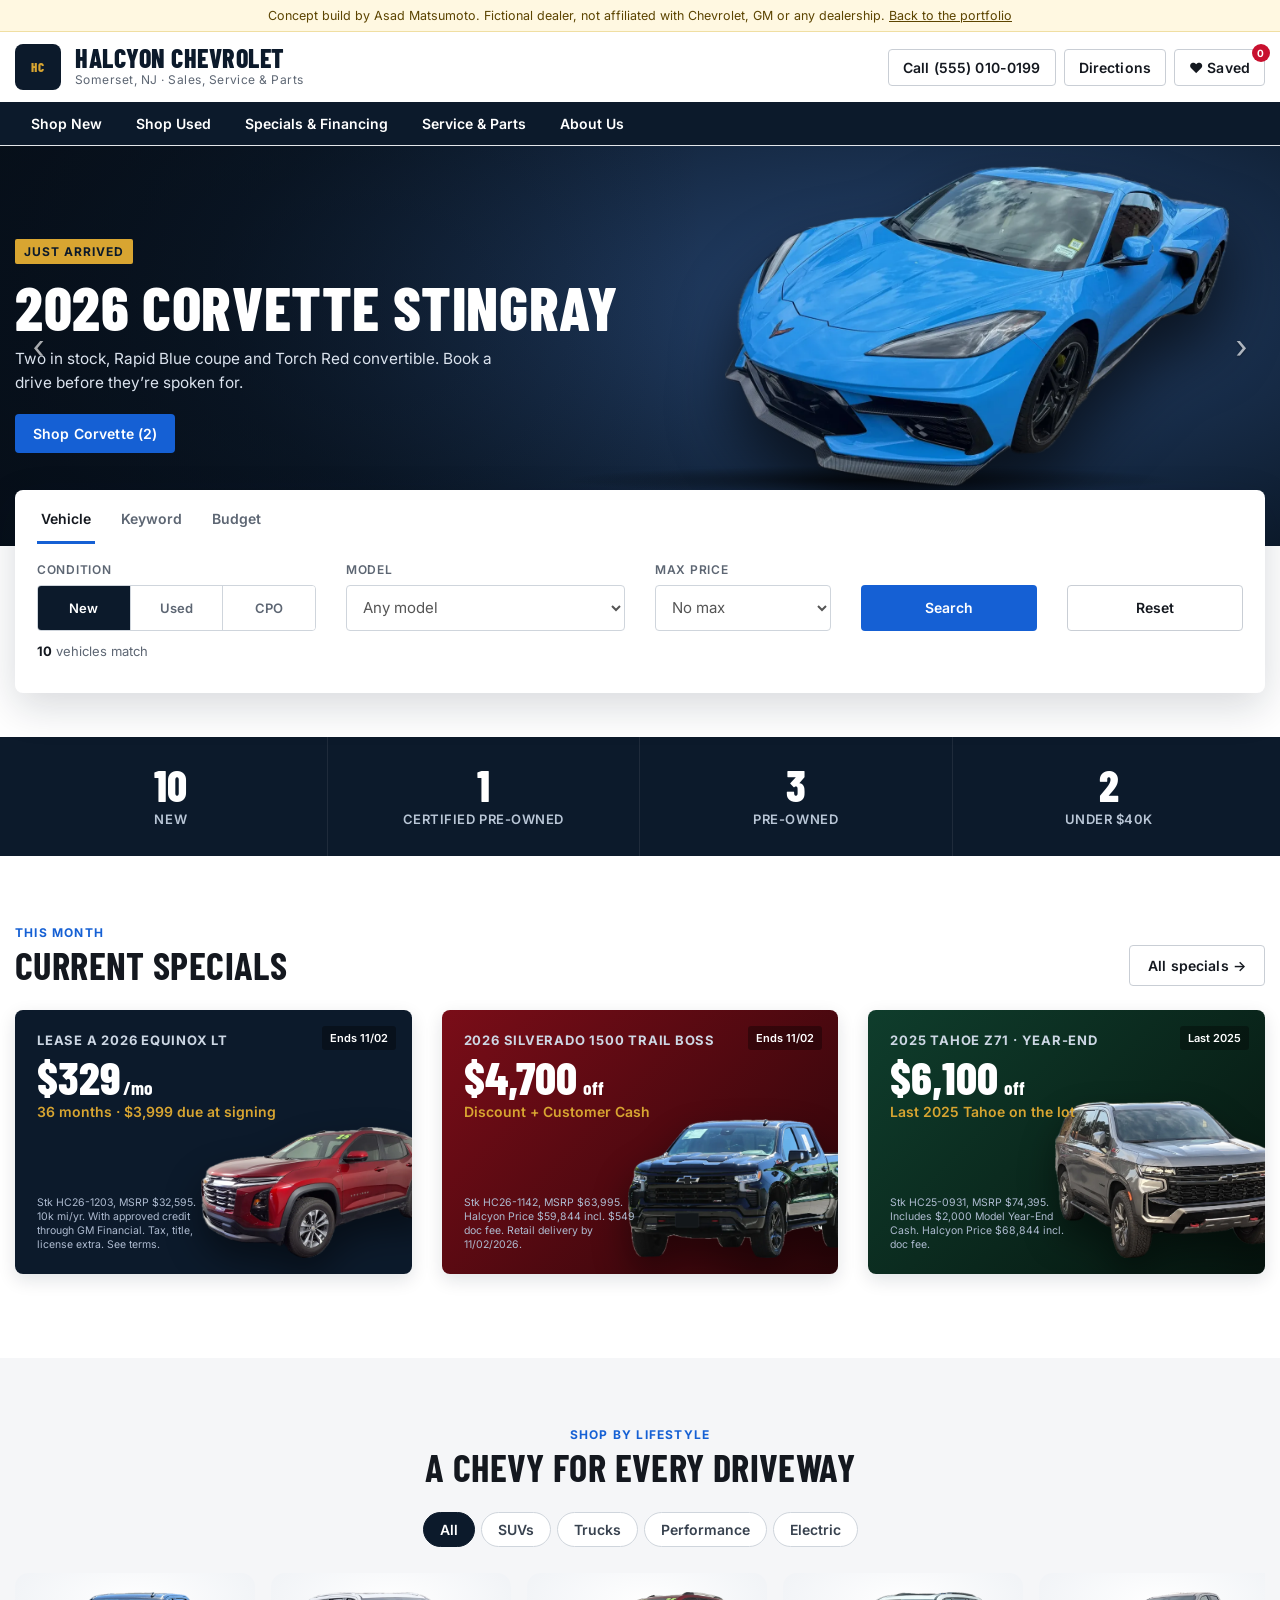
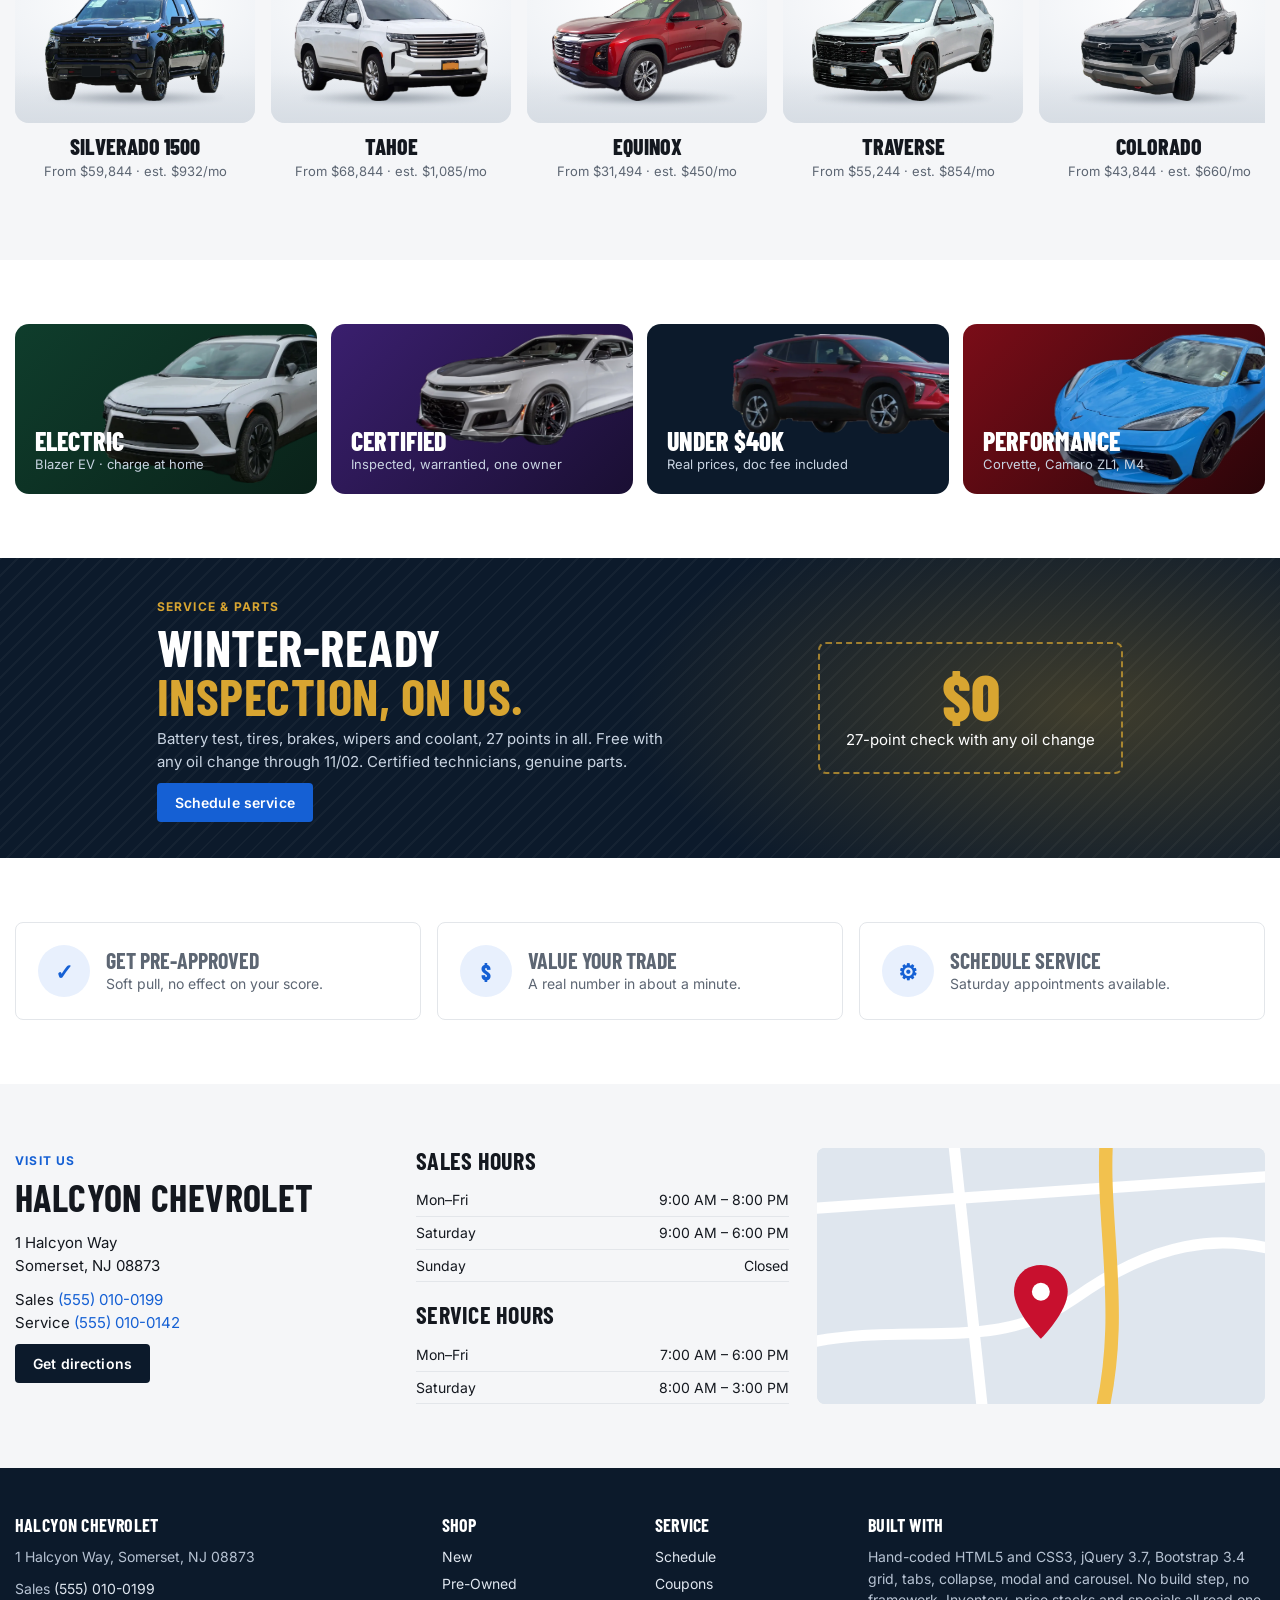
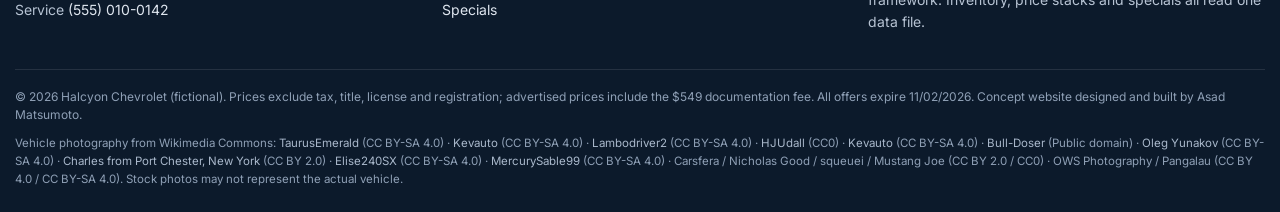
<file: dealer/index.html>
<!doctype html>
<html lang="en">
<head>
<meta charset="utf-8">
<meta name="viewport" content="width=device-width,initial-scale=1">
<title>Halcyon Chevrolet · New &amp; Used Chevy Dealer in Somerset, NJ (Concept)</title>
<meta name="description" content="Concept dealership website built on the DealerOn stack (Bootstrap 3.4 + jQuery 3.7): hero carousel, quick search, specials, model bar and service offers.">
<link rel="preconnect" href="https://fonts.googleapis.com"><link rel="preconnect" href="https://fonts.gstatic.com" crossorigin>
<link href="https://fonts.googleapis.com/css2?family=Barlow+Condensed:wght@600;700;800&family=Inter:wght@400;500;600;700&display=swap" rel="stylesheet">
<link rel="stylesheet" href="https://cdnjs.cloudflare.com/ajax/libs/twitter-bootstrap/3.4.1/css/bootstrap.min.css">
<link rel="icon" href="data:image/svg+xml,%3Csvg xmlns=%22http://www.w3.org/2000/svg%22 viewBox=%220 0 32 32%22%3E%3Crect width=%2232%22 height=%2232%22 rx=%227%22 fill=%22%230c1a2b%22/%3E%3Ctext x=%2216%22 y=%2221%22 font-size=%2213%22 text-anchor=%22middle%22 fill=%22%23d8a531%22 font-family=%22Arial%22 font-weight=%22700%22%3EHC%3C/text%3E%3C/svg%3E">
<link rel="stylesheet" href="dealer.css">
<script type="application/ld+json">{"@context":"https://schema.org","@type":"AutoDealer","name":"Halcyon Chevrolet (concept)","address":{"@type":"PostalAddress","streetAddress":"1 Halcyon Way","addressLocality":"Somerset","addressRegion":"NJ","postalCode":"08873","addressCountry":"US"},"telephone":"+1-555-010-0199","openingHours":["Mo-Fr 09:00-20:00","Sa 09:00-18:00"]}</script>
</head>
<body data-page="home">
<main id="main">
  <!-- 1650x138 promo strip. data-expires removes it automatically after the offer ends -->
  <a class="strip" href="specials.html#service" data-expires="2026-11-02"><span class="in"><b>Fall Service Event</b><span>Full synthetic oil change + tire rotation</span><em>$79.95 · ends 11/02</em></span></a>

  <!-- 1920x600 hero, Bootstrap 3 carousel with fade -->
  <div id="hero" class="carousel slide carousel-fade hero" data-ride="false" aria-roledescription="carousel" aria-label="Featured offers">
    <ol class="carousel-indicators"><li data-target="#hero" data-slide-to="0" class="active" aria-label="Slide 1"></li><li data-target="#hero" data-slide-to="1" aria-label="Slide 2"></li><li data-target="#hero" data-slide-to="2" aria-label="Slide 3"></li></ol>
    <div class="carousel-inner">
      <div class="item active"><div class="slide studio-hero">
        <img class="cut" src="../img/cut/corvette-blue.webp" alt="Rapid Blue Chevrolet Corvette Stingray" fetchpriority="high">
        <div class="scrim"></div><div class="cap"><div class="container"><span class="k">Just arrived</span><h2>2026 Corvette Stingray</h2><p>Two in stock, Rapid Blue coupe and Torch Red convertible. Book a drive before they’re spoken for.</p><a class="btn btn-cta" href="inventory.html?model=Corvette">Shop Corvette (2)</a></div></div></div></div>
      <div class="item"><div class="slide studio-hero">
        <img class="cut" src="../img/cut/silverado.webp" alt="Black Chevrolet Silverado 1500 LT Trail Boss" loading="lazy">
        <div class="scrim"></div><div class="cap"><div class="container"><span class="k">Fall Truck Event</span><h2>$4,700 off Silverado 1500 Trail Boss</h2><p>$3,200 Halcyon discount plus $1,500 Customer Cash on stock HC26-1142.</p><a class="btn btn-cta" href="vehicle.html?stock=HC26-1142">See this truck</a><p class="fine">MSRP $63,995. Halcyon Price $59,844 includes $549 doc fee; excludes tax, title, license, registration. Customer Cash requires retail delivery by 11/02/2026.</p></div></div></div></div>
      <div class="item"><div class="slide">
        <picture><source media="(max-width:768px)" srcset="../img/cars/zl1-hero.webp"><img src="../img/cars/zl1-hero.webp" alt="White Camaro ZL1 in a dark garage" loading="lazy"></picture>
        <div class="scrim"></div><div class="cap"><div class="container"><span class="k">Certified Pre-Owned</span><h2>The last of the ZL1s</h2><p>One owner, 8,412 miles, 650 horsepower. Production ended in 2024; this one is here.</p><a class="btn btn-cta" href="../zl1/">See the ZL1 story</a></div></div></div></div>
    </div>
    <a class="left carousel-control" href="#hero" role="button" data-slide="prev" aria-label="Previous slide"><span aria-hidden="true">‹</span></a>
    <a class="right carousel-control" href="#hero" role="button" data-slide="next" aria-label="Next slide"><span aria-hidden="true">›</span></a>
    <button class="pausebtn" id="heroPause" aria-pressed="false">Pause</button>
  </div>

  <!-- quick search: Vehicle / Keyword / Budget -->
  <div class="container qs"><div class="box">
    <ul class="nav nav-tabs" role="tablist"><li role="presentation" class="active"><a href="#qsV" role="tab" data-toggle="tab" aria-controls="qsV">Vehicle</a></li><li role="presentation"><a href="#qsK" role="tab" data-toggle="tab" aria-controls="qsK">Keyword</a></li><li role="presentation"><a href="#qsB" role="tab" data-toggle="tab" aria-controls="qsB">Budget</a></li></ul>
    <div class="tab-content">
      <div role="tabpanel" class="tab-pane active" id="qsV"><div class="row">
        <div class="col-md-3 col-sm-6"><label>Condition</label><div class="cond" role="group" aria-label="Condition"><button type="button" data-c="New" aria-pressed="true">New</button><button type="button" data-c="Used" aria-pressed="false">Used</button><button type="button" data-c="Certified" aria-pressed="false">CPO</button></div></div>
        <div class="col-md-3 col-sm-6"><label for="qsModel">Model</label><select class="form-control" id="qsModel"></select></div>
        <div class="col-md-2 col-sm-6"><label for="qsMax">Max price</label><select class="form-control" id="qsMax"><option value="">No max</option><option value="30000">$30,000</option><option value="50000">$50,000</option><option value="70000">$70,000</option><option value="90000">$90,000</option></select></div>
        <div class="col-md-2 col-sm-3 col-xs-6"><label>&nbsp;</label><button class="btn btn-cta" id="qsGo">Search</button></div>
        <div class="col-md-2 col-sm-3 col-xs-6"><label>&nbsp;</label><button class="btn btn-line" id="qsReset">Reset</button></div>
      </div><p class="count"><b>0</b> vehicles match</p></div>
      <div role="tabpanel" class="tab-pane" id="qsK"><div class="row"><div class="col-sm-9"><label for="kw">Keyword</label><input class="form-control" id="kw" placeholder="Try “Z71”, “red”, “sunroof” or a stock number"></div><div class="col-sm-3"><label>&nbsp;</label><button class="btn btn-cta" id="kwGo">Search</button></div></div></div>
      <div role="tabpanel" class="tab-pane" id="qsB"><div class="row"><div class="col-sm-4"><label for="bdPay">Monthly payment</label><input class="form-control" id="bdPay" inputmode="numeric" value="650"></div><div class="col-sm-4"><label for="bdDown">Down payment</label><input class="form-control" id="bdDown" inputmode="numeric" value="5000"></div><div class="col-sm-4"><label>&nbsp;</label><button class="btn btn-cta" id="bdGo">Show what fits</button></div></div><p class="count">Estimate at 6.9% APR for 72 months. Not an offer of credit.</p></div>
    </div>
  </div></div>

  <section class="counts" aria-label="Inventory at a glance" style="margin-top:44px"><div class="container" id="counts"></div></section>

  <!-- 600x400 specials tiles: designed graphics, every word is real HTML -->
  <section class="sec" aria-labelledby="spH"><div class="container">
    <div class="hd"><div><span class="eyebrow">This month</span><h2 id="spH">Current specials</h2></div><a class="btn btn-line" href="specials.html">All specials →</a></div>
    <div class="row">
      <div class="col-md-4 col-sm-6" style="margin-bottom:20px"><a class="tile" href="specials.html"><img class="cut" src="../img/cut/equinox.webp" alt="" loading="lazy"><span class="exp">Ends 11/02</span><span class="t"><span class="m">Lease a 2026 Equinox LT</span><span class="big">$329<small>/mo</small></span><span class="sub">36 months · $3,999 due at signing</span><span class="fine">Stk HC26-1203, MSRP $32,595. 10k mi/yr. With approved credit through GM Financial. Tax, title, license extra. See terms.</span></span></a></div>
      <div class="col-md-4 col-sm-6" style="margin-bottom:20px"><a class="tile t2" href="vehicle.html?stock=HC26-1142"><img class="cut" src="../img/cut/silverado.webp" alt="" loading="lazy"><span class="exp">Ends 11/02</span><span class="t"><span class="m">2026 Silverado 1500 Trail Boss</span><span class="big">$4,700<small> off</small></span><span class="sub">Discount + Customer Cash</span><span class="fine">Stk HC26-1142, MSRP $63,995. Halcyon Price $59,844 incl. $549 doc fee. Retail delivery by 11/02/2026.</span></span></a></div>
      <div class="col-md-4 col-sm-6" style="margin-bottom:20px"><a class="tile t3" href="vehicle.html?stock=HC25-0931"><img class="cut" src="../img/cut/tahoe-z71.webp" alt="" loading="lazy"><span class="exp">Last 2025</span><span class="t"><span class="m">2025 Tahoe Z71 · year-end</span><span class="big">$6,100<small> off</small></span><span class="sub">Last 2025 Tahoe on the lot</span><span class="fine">Stk HC25-0931, MSRP $74,395. Includes $2,000 Model Year-End Cash. Halcyon Price $68,844 incl. doc fee.</span></span></a></div>
    </div>
  </div></section>

  <section class="sec gray life" aria-labelledby="mbH"><div class="container">
    <div class="hd" style="justify-content:center;text-align:center"><div><span class="eyebrow">Shop by lifestyle</span><h2 id="mbH">A Chevy for every driveway</h2></div></div>
    <div class="tabs" id="lifeTabs" role="group" aria-label="Body style"><button type="button" data-b="All" aria-pressed="true">All</button><button type="button" data-b="SUV" aria-pressed="false">SUVs</button><button type="button" data-b="Truck" aria-pressed="false">Trucks</button><button type="button" data-b="Coupe" aria-pressed="false">Performance</button><button type="button" data-b="Electric" aria-pressed="false">Electric</button></div>
    <div class="rail" id="models"></div>
  </div></section>

  <section class="sec" aria-label="Shop by category"><div class="container"><div class="cats">
    <a href="inventory.html?model=Blazer+EV" class="c2"><img src="../img/cut/blazer-ev.webp" alt="" loading="lazy"><b>Electric</b><span>Blazer EV · charge at home</span></a>
    <a href="inventory.html?cond=Certified" class="c3"><img src="../img/cut/zl1-34.webp" alt="" loading="lazy"><b>Certified</b><span>Inspected, warrantied, one owner</span></a>
    <a href="inventory.html?max=40000"><img src="../img/cut/trax.webp" alt="" loading="lazy"><b>Under $40K</b><span>Real prices, doc fee included</span></a>
    <a href="inventory.html?body=Coupe" class="c4"><img src="../img/cut/corvette-blue.webp" alt="" loading="lazy"><b>Performance</b><span>Corvette, Camaro ZL1, M4</span></a>
  </div></div></section>

  <!-- 1920x450 service band -->
  <section class="band" aria-labelledby="bandH"><div class="container">
    <div><span class="eyebrow" style="color:var(--gold)">Service &amp; Parts</span><h2 id="bandH">Winter-ready<br><em>inspection, on us.</em></h2><p>Battery test, tires, brakes, wipers and coolant, 27 points in all. Free with any oil change through 11/02. Certified technicians, genuine parts.</p><button class="btn btn-cta" data-lead="Schedule service">Schedule service</button></div>
    <div class="coupon"><b>$0</b><span>27-point check with any oil change</span></div>
  </div></section>

  <section class="sec" aria-label="Shopping tools"><div class="container"><div class="value">
    <a href="#" data-lead="Get pre-approved"><span class="ic" aria-hidden="true">✓</span><span><b>Get pre-approved</b><span>Soft pull, no effect on your score.</span></span></a>
    <a href="#" data-lead="Value your trade"><span class="ic" aria-hidden="true">$</span><span><b>Value your trade</b><span>A real number in about a minute.</span></span></a>
    <a href="#" data-lead="Schedule service"><span class="ic" aria-hidden="true">⚙</span><span><b>Schedule service</b><span>Saturday appointments available.</span></span></a>
  </div></div></section>

  <section class="sec gray" id="visit" aria-labelledby="visitH"><div class="container"><div class="visit">
    <div><span class="eyebrow">Visit us</span><h2 id="visitH" style="font-size:38px;text-transform:uppercase;margin:6px 0 12px">Halcyon Chevrolet</h2><p>1 Halcyon Way<br>Somerset, NJ 08873</p><p>Sales <a href="tel:5550100199">(555) 010-0199</a><br>Service <a href="tel:5550100142">(555) 010-0142</a></p><a class="btn btn-dark" href="#" data-lead="Get directions">Get directions</a></div>
    <div><h3 style="text-transform:uppercase;margin-top:0">Sales hours</h3><table><tbody><tr><td>Mon–Fri</td><td>9:00 AM – 8:00 PM</td></tr><tr><td>Saturday</td><td>9:00 AM – 6:00 PM</td></tr><tr><td>Sunday</td><td>Closed</td></tr></tbody></table><h3 style="text-transform:uppercase">Service hours</h3><table><tbody><tr><td>Mon–Fri</td><td>7:00 AM – 6:00 PM</td></tr><tr><td>Saturday</td><td>8:00 AM – 3:00 PM</td></tr></tbody></table></div>
    <div class="map" role="img" aria-label="Stylised map showing the dealership location"><svg viewBox="0 0 400 260" preserveAspectRatio="xMidYMid slice"><rect width="400" height="260" fill="#dfe6ee"/><g stroke="#fff" stroke-width="10" fill="none"><path d="M-10 190 C80 170 160 200 230 150 S360 90 420 110"/><path d="M120 -10 L150 270"/><path d="M-10 70 L420 40"/></g><g stroke="#f2c14e" stroke-width="12" fill="none"><path d="M260 -10 C250 80 280 160 250 270"/></g><path d="M200 120 c-14 0-24 10-24 24 0 18 24 42 24 42s24-24 24-42c0-14-10-24-24-24z" fill="#c8102e"/><circle cx="200" cy="144" r="8" fill="#fff"/></svg></div>
  </div></div></section>
</main>
<script src="https://cdnjs.cloudflare.com/ajax/libs/jquery/3.7.1/jquery.min.js"></script>
<script src="https://cdnjs.cloudflare.com/ajax/libs/twitter-bootstrap/3.4.1/js/bootstrap.min.js"></script>
<script src="inventory.js"></script>
<script src="dealer.js"></script>
</body>
</html>
</file>
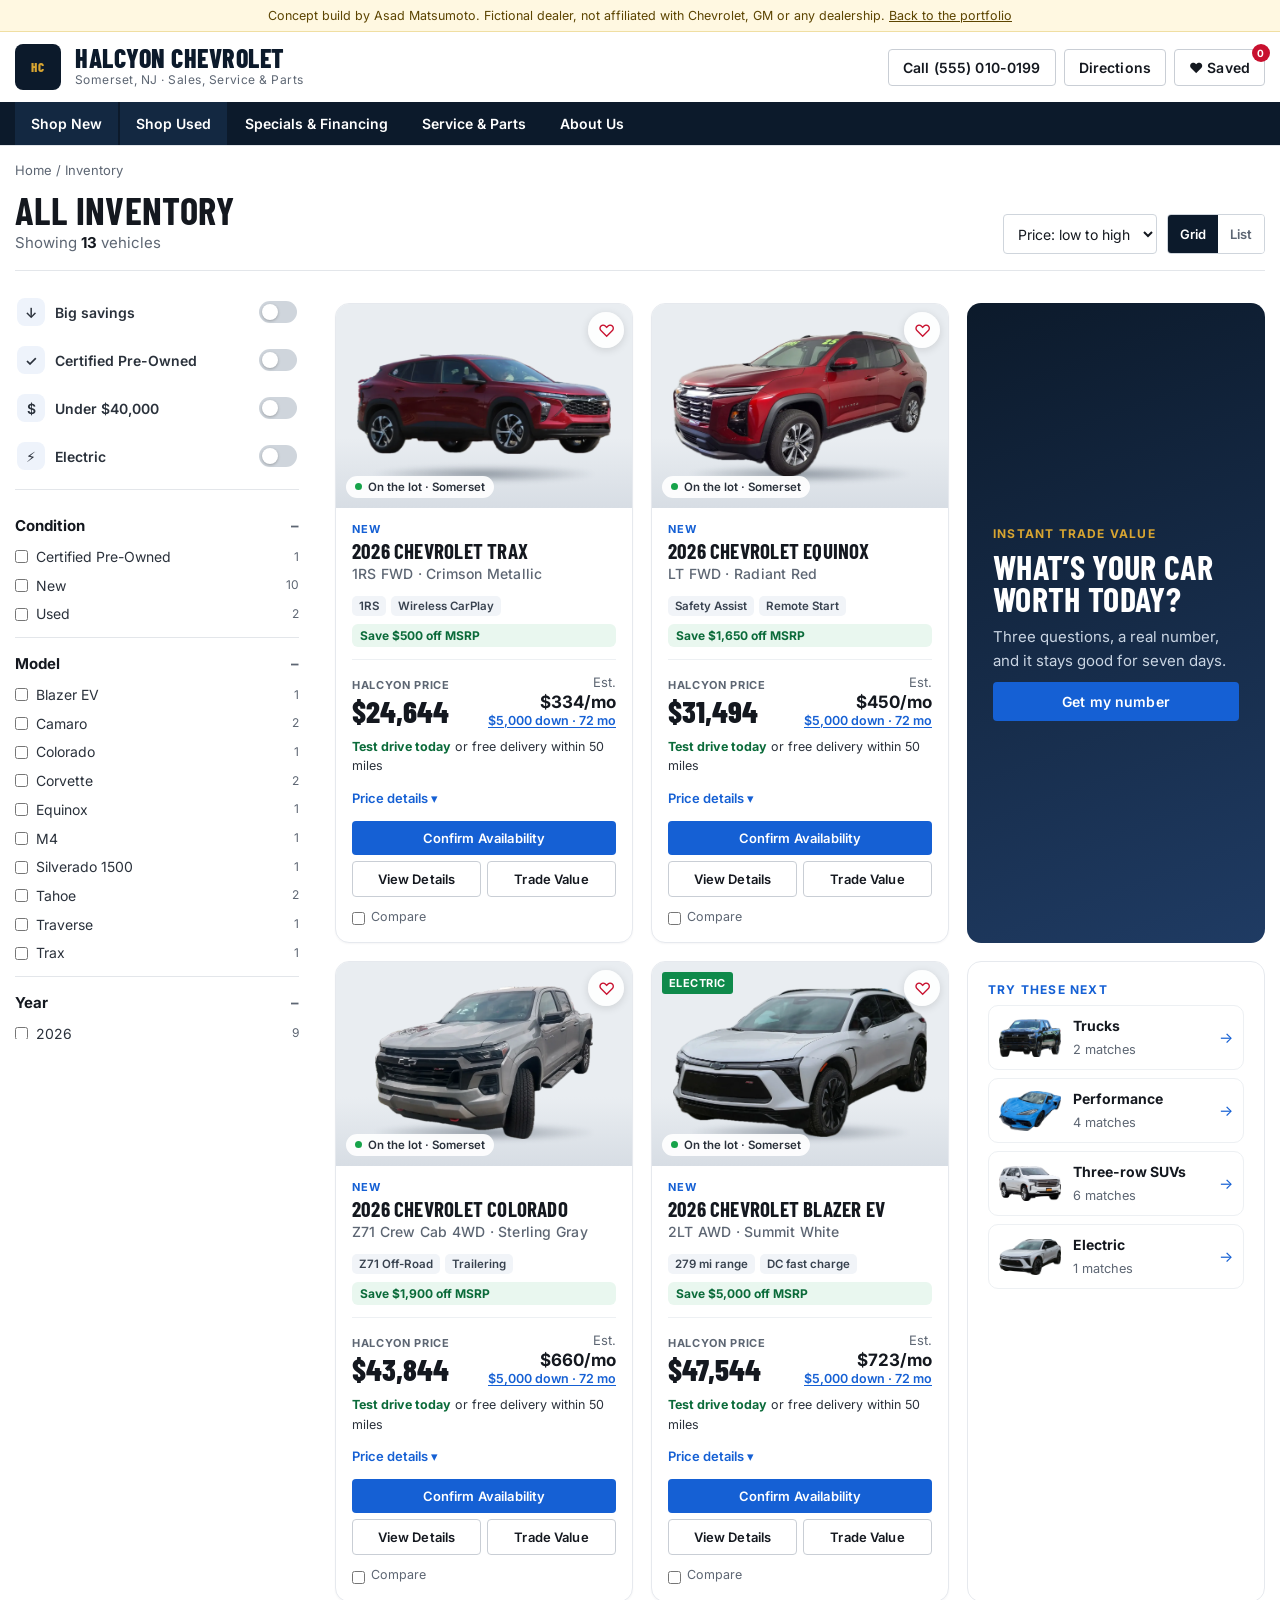
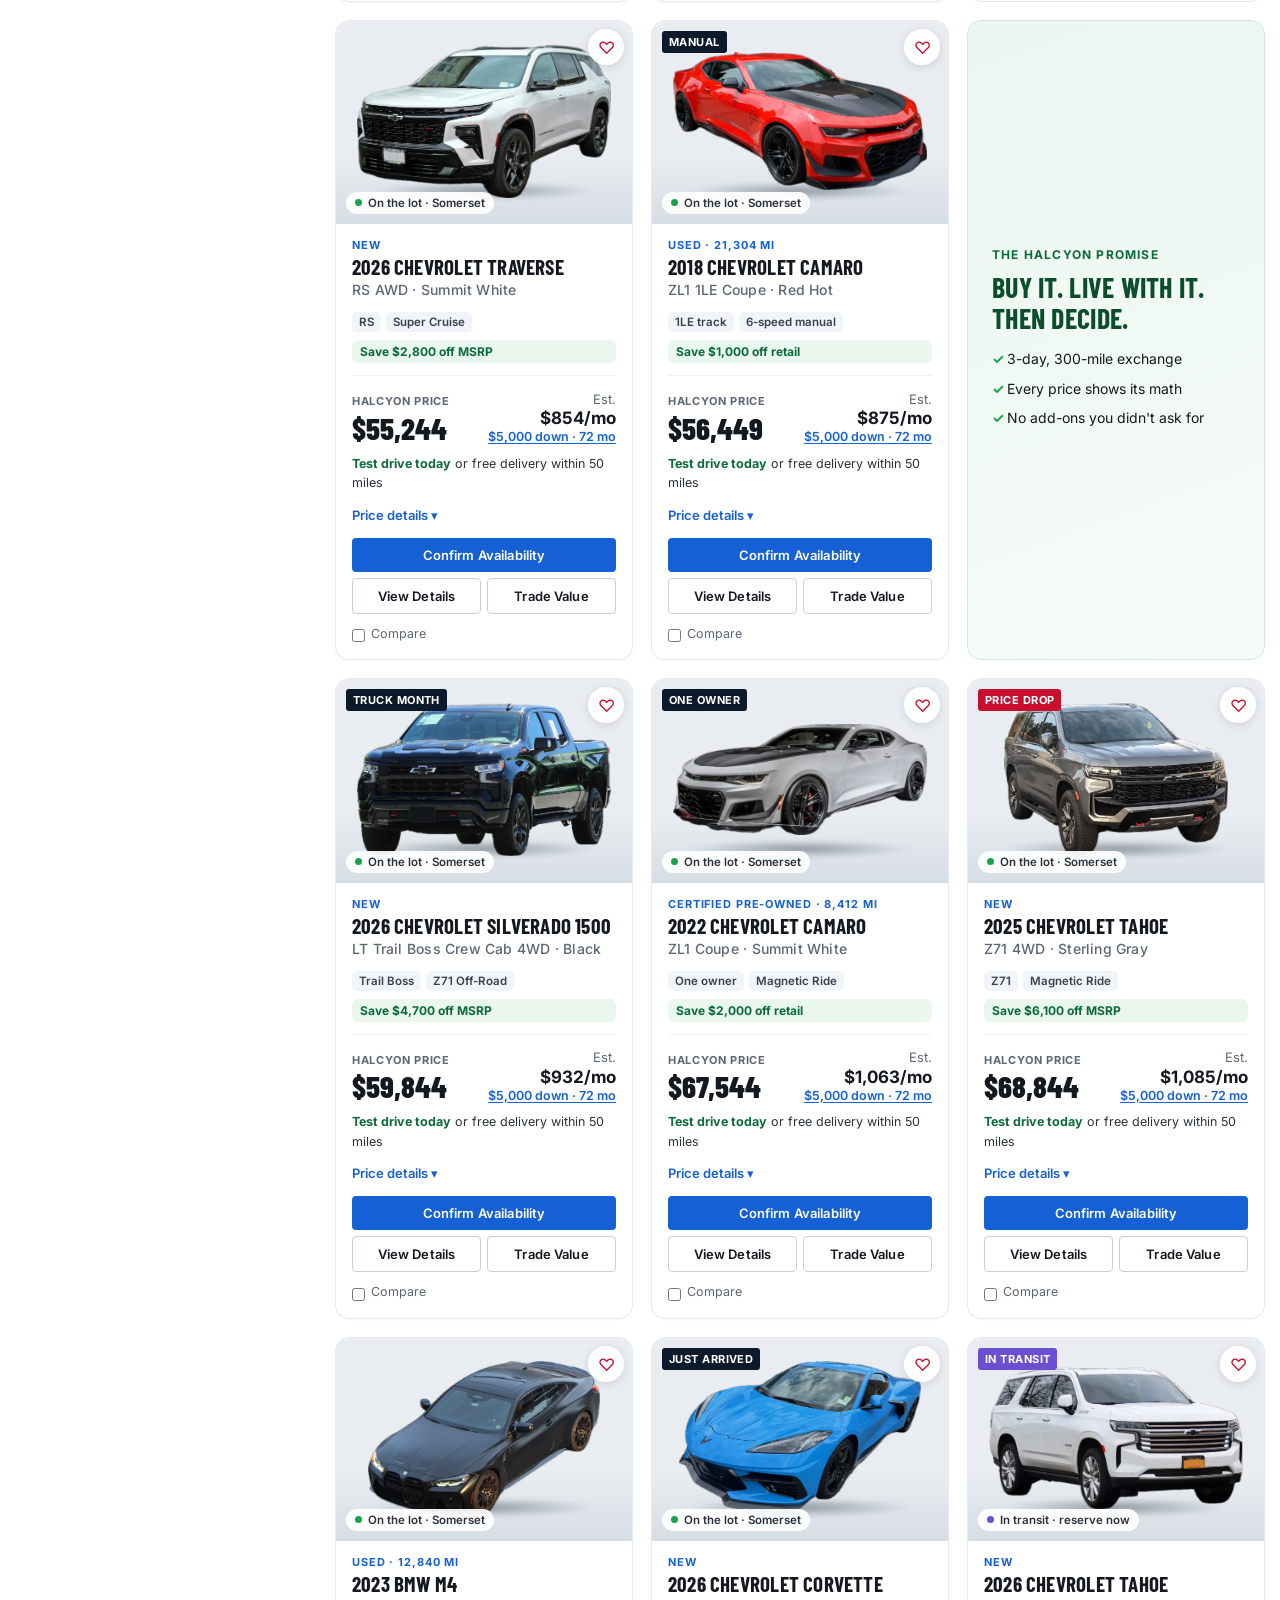
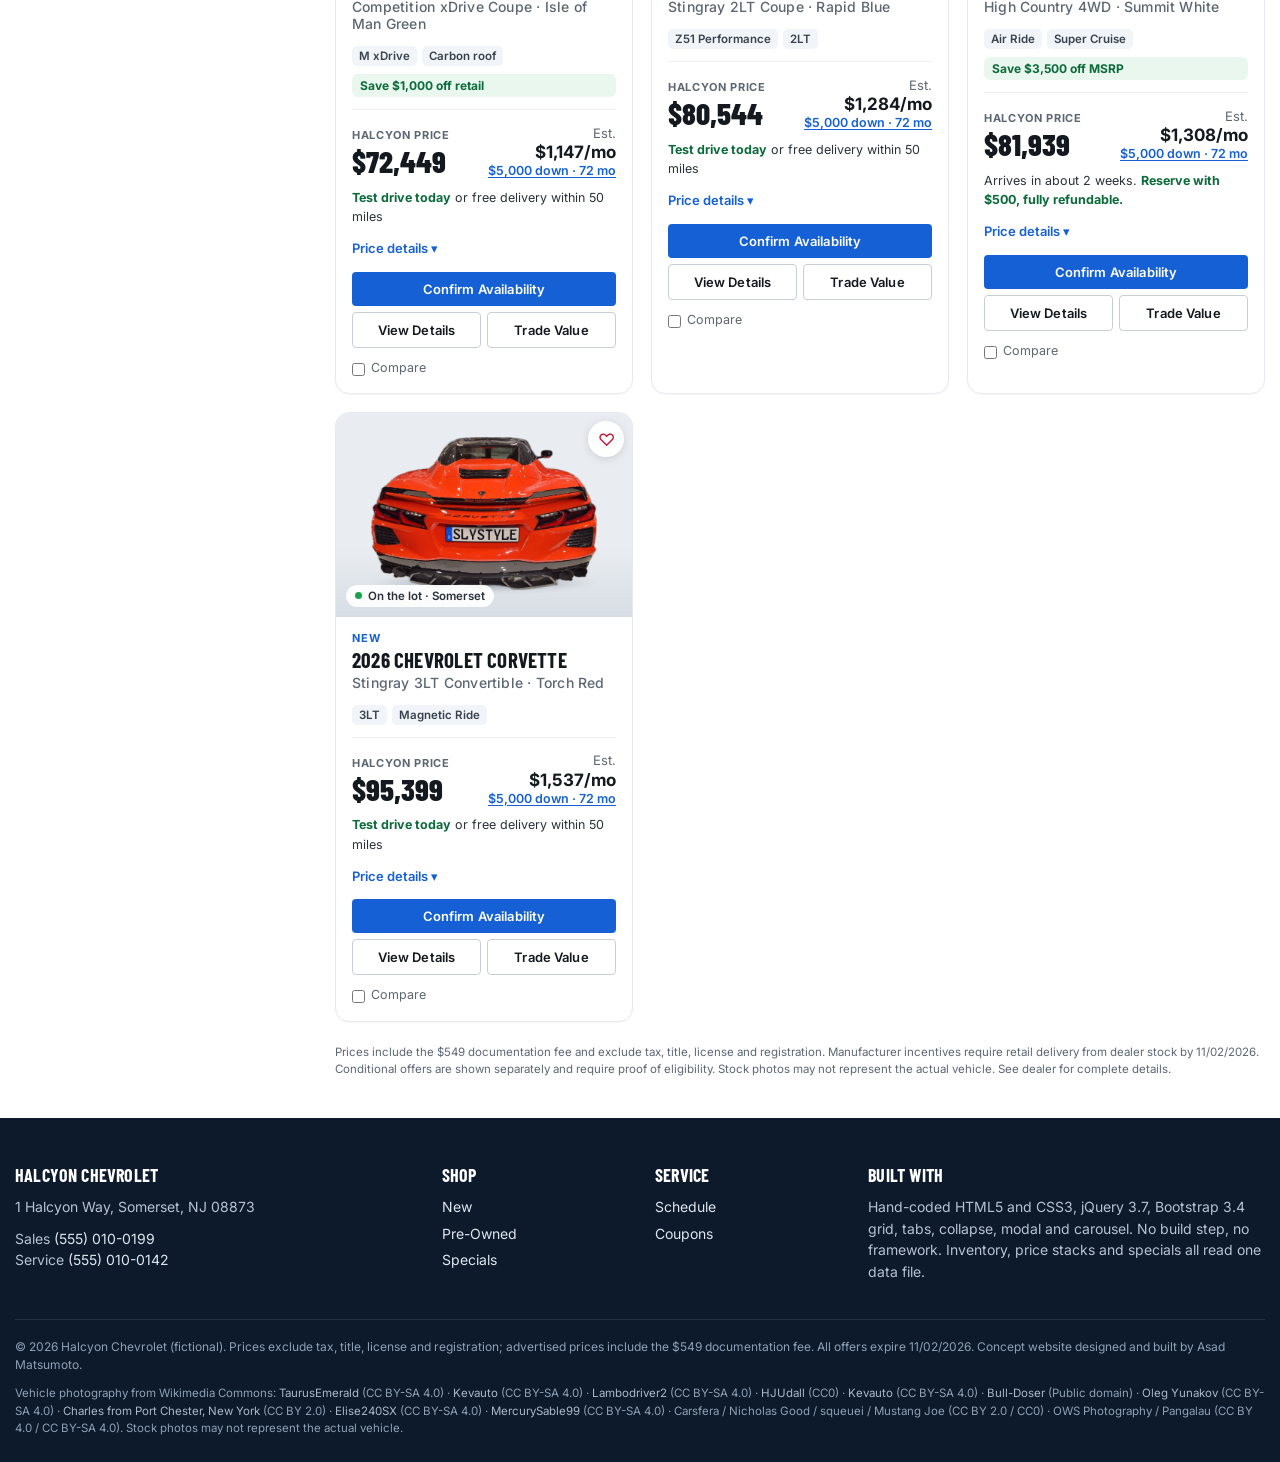
<file: dealer/inventory.html>
<!doctype html>
<html lang="en">
<head>
<meta charset="utf-8">
<meta name="viewport" content="width=device-width,initial-scale=1">
<title>New &amp; Used Inventory · Halcyon Chevrolet (Concept)</title>
<meta name="description" content="Concept SRP: jQuery facet filters with live counts, pills, sort, grid/list and a collapsible price stack with disclaimer modals.">
<link rel="preconnect" href="https://fonts.googleapis.com"><link rel="preconnect" href="https://fonts.gstatic.com" crossorigin>
<link href="https://fonts.googleapis.com/css2?family=Barlow+Condensed:wght@600;700;800&family=Inter:wght@400;500;600;700&display=swap" rel="stylesheet">
<link rel="stylesheet" href="https://cdnjs.cloudflare.com/ajax/libs/twitter-bootstrap/3.4.1/css/bootstrap.min.css">
<link rel="icon" href="data:image/svg+xml,%3Csvg xmlns=%22http://www.w3.org/2000/svg%22 viewBox=%220 0 32 32%22%3E%3Crect width=%2232%22 height=%2232%22 rx=%227%22 fill=%22%230c1a2b%22/%3E%3Ctext x=%2216%22 y=%2221%22 font-size=%2213%22 text-anchor=%22middle%22 fill=%22%23d8a531%22 font-family=%22Arial%22 font-weight=%22700%22%3EHC%3C/text%3E%3C/svg%3E">
<link rel="stylesheet" href="dealer.css">
</head>
<body data-page="srp">
<main id="main">
<div class="container">
  <div class="crumbs"><a href="index.html">Home</a> / Inventory</div>
  <div class="srp-h"><div><h1 id="srpTitle">All Inventory</h1><span class="ct">Showing <b id="cnt">0</b> vehicles</span></div>
    <div class="srp-tools"><button class="btn btn-line mobfil" id="mobFil" aria-controls="filters">Filters</button><label class="sr-only" for="sort">Sort</label><select id="sort"><option value="price-asc">Price: low to high</option><option value="price-desc">Price: high to low</option><option value="year">Year: newest</option><option value="miles">Mileage: lowest</option></select>
    <div class="view-tog" role="group" aria-label="View"><button type="button" data-v="grid" aria-pressed="true">Grid</button><button type="button" data-v="list" aria-pressed="false">List</button></div></div></div>
  <div class="row">
    <aside class="col-md-3"><div class="filters" id="filters" aria-label="Filters"></div></aside>
    <div class="col-md-9"><div class="pills" id="pills" aria-live="polite"></div><div class="grid-cards" id="results" aria-live="polite"></div>
      <p class="fine-print" style="margin:22px 0 40px">Prices include the $549 documentation fee and exclude tax, title, license and registration. Manufacturer incentives require retail delivery from dealer stock by 11/02/2026. Conditional offers are shown separately and require proof of eligibility. Stock photos may not represent the actual vehicle. See dealer for complete details.</p></div>
  </div>
</div>
<div id="cmpBar" style="display:none;position:fixed;left:0;right:0;bottom:0;z-index:900;background:var(--navy);color:#fff;padding:12px 0"><div class="container" style="display:flex;justify-content:space-between;align-items:center"><span><b>0</b> selected to compare</span><button class="btn btn-cta" data-lead="Compare vehicles">Compare</button></div></div>
</main>
<script src="https://cdnjs.cloudflare.com/ajax/libs/jquery/3.7.1/jquery.min.js"></script>
<script src="https://cdnjs.cloudflare.com/ajax/libs/twitter-bootstrap/3.4.1/js/bootstrap.min.js"></script>
<script src="inventory.js"></script>
<script src="dealer.js"></script>
</body>
</html>
</file>
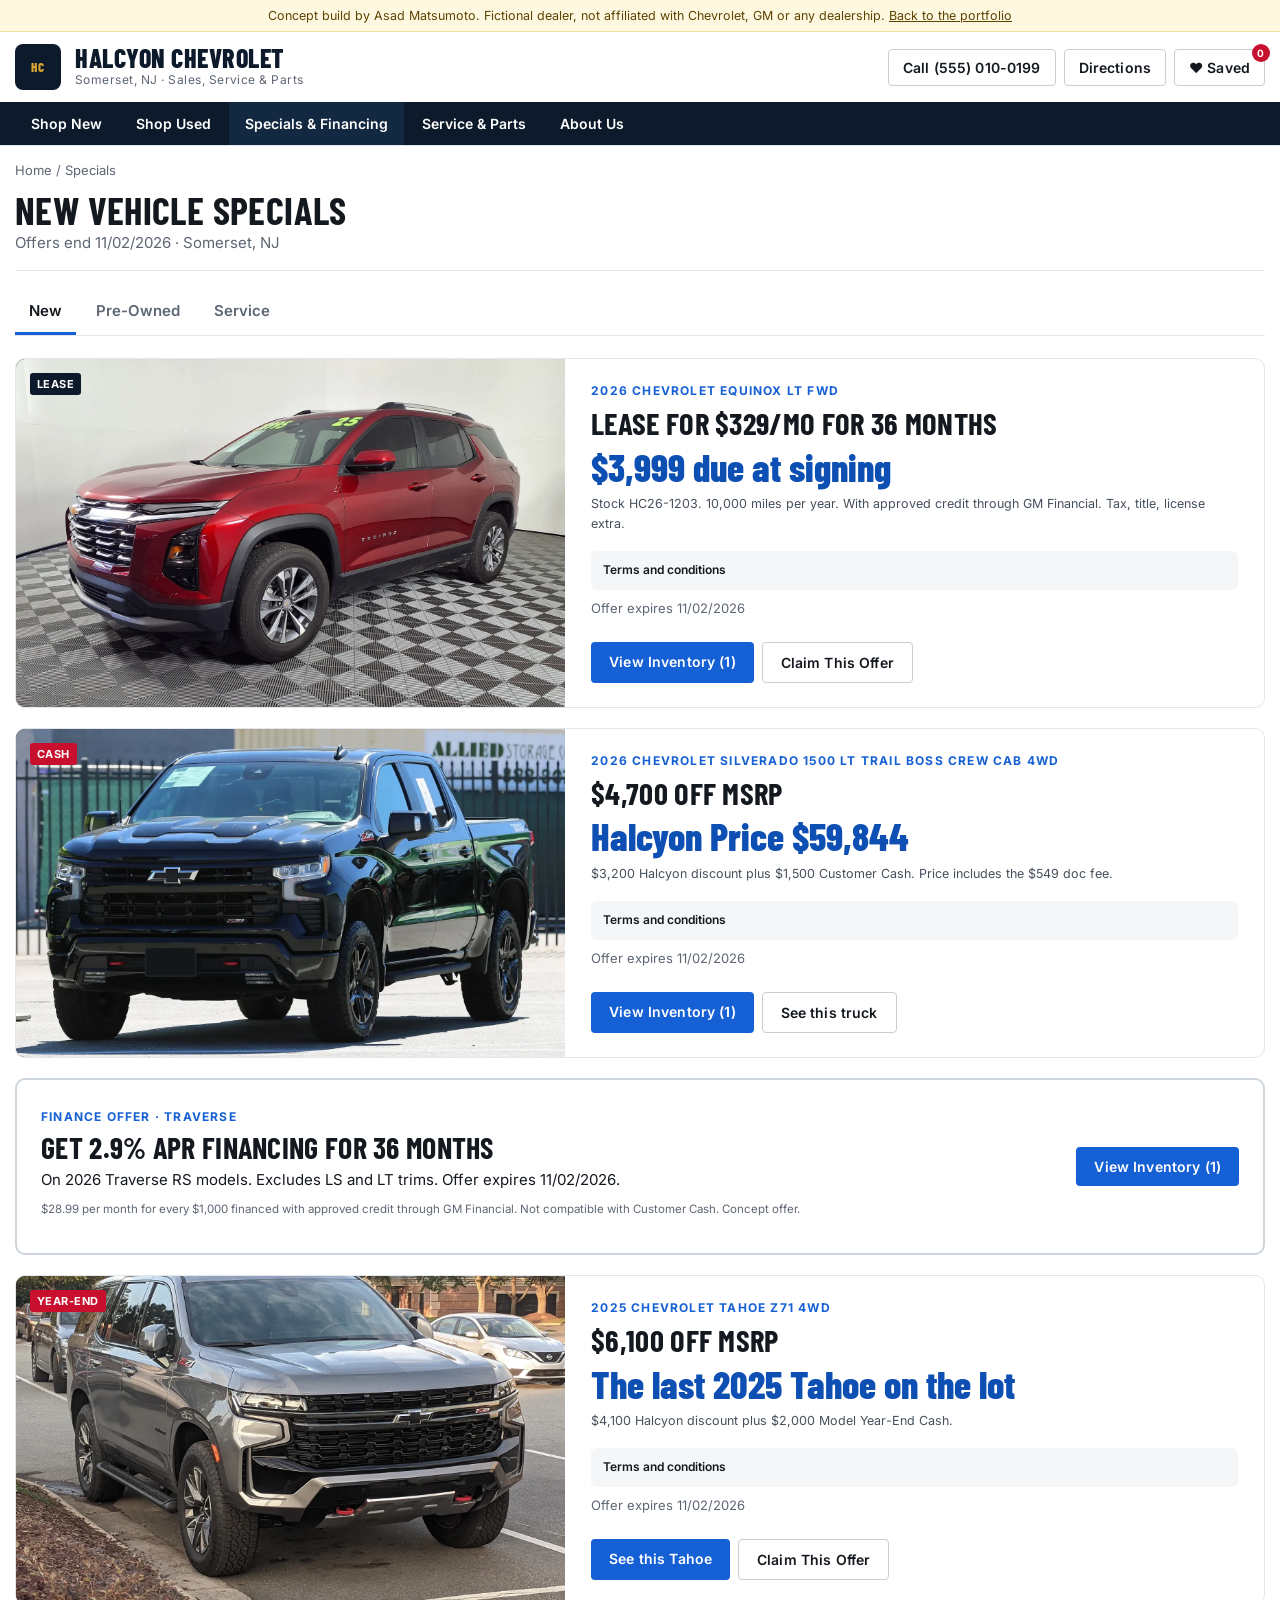
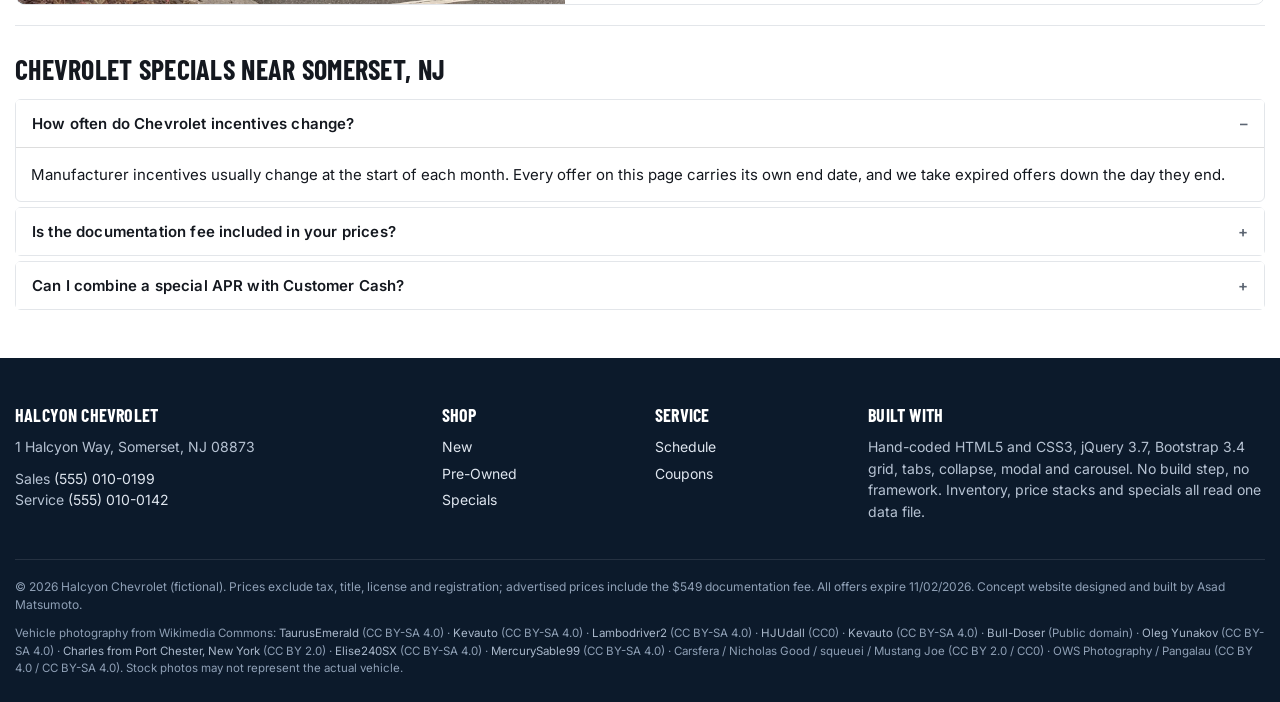
<file: dealer/specials.html>
<!doctype html>
<html lang="en">
<head>
<meta charset="utf-8">
<meta name="viewport" content="width=device-width,initial-scale=1">
<title>New Chevrolet Specials · Halcyon Chevrolet (Concept)</title>
<meta name="description" content="Concept specials page: lease, cash and APR offers with full disclaimers, live inventory counts, service coupons and an FAQ.">
<link rel="preconnect" href="https://fonts.googleapis.com"><link rel="preconnect" href="https://fonts.gstatic.com" crossorigin>
<link href="https://fonts.googleapis.com/css2?family=Barlow+Condensed:wght@600;700;800&family=Inter:wght@400;500;600;700&display=swap" rel="stylesheet">
<link rel="stylesheet" href="https://cdnjs.cloudflare.com/ajax/libs/twitter-bootstrap/3.4.1/css/bootstrap.min.css">
<link rel="icon" href="data:image/svg+xml,%3Csvg xmlns=%22http://www.w3.org/2000/svg%22 viewBox=%220 0 32 32%22%3E%3Crect width=%2232%22 height=%2232%22 rx=%227%22 fill=%22%230c1a2b%22/%3E%3Ctext x=%2216%22 y=%2221%22 font-size=%2213%22 text-anchor=%22middle%22 fill=%22%23d8a531%22 font-family=%22Arial%22 font-weight=%22700%22%3EHC%3C/text%3E%3C/svg%3E">
<link rel="stylesheet" href="dealer.css">
<script type="application/ld+json">{"@context":"https://schema.org","@type":"FAQPage","mainEntity":[{"@type":"Question","name":"How often do Chevrolet incentives change?","acceptedAnswer":{"@type":"Answer","text":"Manufacturer incentives usually change at the start of each month. Every offer on this page carries its own end date, and we take expired offers down the day they end."}},{"@type":"Question","name":"Is the documentation fee included in your prices?","acceptedAnswer":{"@type":"Answer","text":"Yes. Every advertised Halcyon Price includes our $549 documentation fee, shown as its own line in the price details. Tax, title, license and registration are extra."}},{"@type":"Question","name":"Can I combine a special APR with Customer Cash?","acceptedAnswer":{"@type":"Answer","text":"Usually not. Most special APR offers replace Customer Cash rather than stack with it. Each offer’s terms say which applies, and we will run both numbers for you."}}]}</script>
</head>
<body data-page="specials">
<main id="main">
<div class="container">
  <div class="crumbs"><a href="index.html">Home</a> / Specials</div>
  <div class="srp-h"><div><h1>New Vehicle Specials</h1><span class="ct">Offers end 11/02/2026 · Somerset, NJ</span></div></div>
  <div class="sp-tabs" role="tablist"><button role="tab" data-t="new" aria-selected="true">New</button><button role="tab" data-t="used" aria-selected="false">Pre-Owned</button><button role="tab" data-t="service" aria-selected="false" id="service">Service</button></div>

  <div data-sp="new">
    <article class="offer"><div class="im"><img src="../img/inv/equinox.webp" alt="2026 Chevrolet Equinox LT in Radiant Red" loading="lazy"><span class="lab badge-x">Lease</span></div><div class="bd">
      <span class="eyebrow">2026 Chevrolet Equinox LT FWD</span><h2>Lease for $329/mo for 36 months</h2><div class="head">$3,999 due at signing</div>
      <p class="short">Stock HC26-1203. 10,000 miles per year. With approved credit through GM Financial. Tax, title, license extra.</p>
      <details><summary>Terms and conditions</summary>Stk# HC26-1203. MSRP $32,595. Closed-end lease for $329.00 per month for 36 months, 10,000 miles per year, $0.25 per mile over. $3,999.00 due at signing includes $3,121.00 capitalized cost reduction, first month’s payment of $329.00 and $549.00 documentation fee. $0 security deposit. Excludes tax, title, license and registration. Lessee responsible for maintenance, excess wear and tear. Not all customers will qualify. Must take retail delivery from dealer stock by 11/02/2026. Concept offer, not a real lease.</details>
      <p class="ex">Offer expires 11/02/2026</p><div class="acts"><a class="btn btn-cta" href="inventory.html?model=Equinox" data-count-model="Equinox">View Inventory (<span class="n">0</span>)</a><button class="btn btn-line" data-lead="Claim this offer" data-stock="HC26-1203">Claim This Offer</button></div></div></article>

    <article class="offer"><div class="im"><img src="../img/inv/silverado.webp" alt="2026 Chevrolet Silverado 1500 LT Trail Boss" loading="lazy"><span class="lab badge-x pd">Cash</span></div><div class="bd">
      <span class="eyebrow">2026 Chevrolet Silverado 1500 LT Trail Boss Crew Cab 4WD</span><h2 data-save-stock="HC26-1142">$4,700 off MSRP</h2><div class="head">Halcyon Price $59,844</div>
      <p class="short">$3,200 Halcyon discount plus $1,500 Customer Cash. Price includes the $549 doc fee.</p>
      <details><summary>Terms and conditions</summary>Stk# HC26-1142. MSRP $63,995. Halcyon Discount $3,200 applies to all buyers. $1,500 Customer Cash from the manufacturer requires retail delivery from dealer stock by 11/02/2026 and is not available with some special APR or lease offers. Price includes $549 documentation fee; excludes tax, title, license and registration. Concept offer.</details>
      <p class="ex">Offer expires 11/02/2026</p><div class="acts"><a class="btn btn-cta" href="inventory.html?model=Silverado+1500" data-count-model="Silverado 1500">View Inventory (<span class="n">0</span>)</a><a class="btn btn-line" href="vehicle.html?stock=HC26-1142">See this truck</a></div></div></article>

    <div class="coupon-t" style="border-style:solid"><div><span class="eyebrow">Finance offer · Traverse</span><h2 style="margin:4px 0;text-transform:uppercase">Get 2.9% APR financing for 36 months</h2><p class="short" style="margin:0">On 2026 Traverse RS models. Excludes LS and LT trims. Offer expires 11/02/2026.</p><p class="fine-print">$28.99 per month for every $1,000 financed with approved credit through GM Financial. Not compatible with Customer Cash. Concept offer.</p></div>
      <a class="btn btn-cta" href="inventory.html?model=Traverse" data-count-model="Traverse" data-count-trim="RS">View Inventory (<span class="n">0</span>)</a></div>

    <article class="offer"><div class="im"><img src="../img/inv/tahoe-z71.webp" alt="2025 Chevrolet Tahoe Z71 in Sterling Gray" loading="lazy"><span class="lab badge-x pd">Year-end</span></div><div class="bd">
      <span class="eyebrow">2025 Chevrolet Tahoe Z71 4WD</span><h2 data-save-stock="HC25-0931">$6,100 off MSRP</h2><div class="head">The last 2025 Tahoe on the lot</div>
      <p class="short">$4,100 Halcyon discount plus $2,000 Model Year-End Cash.</p>
      <details><summary>Terms and conditions</summary>Stk# HC25-0931. MSRP $74,395. Halcyon Price $68,844 includes $549 documentation fee; excludes tax, title, license and registration. Model Year-End Cash requires retail delivery from dealer stock by 11/02/2026. Concept offer.</details>
      <p class="ex">Offer expires 11/02/2026</p><div class="acts"><a class="btn btn-cta" href="vehicle.html?stock=HC25-0931">See this Tahoe</a><button class="btn btn-line" data-lead="Claim this offer" data-stock="HC25-0931">Claim This Offer</button></div></div></article>
  </div>

  <div data-sp="used" style="display:none">
    <article class="offer"><div class="im"><img src="../img/cars/zl1-34.webp" alt="Certified Camaro ZL1" loading="lazy"><span class="lab badge-x">Certified</span></div><div class="bd">
      <span class="eyebrow">Certified Pre-Owned</span><h2>2022 Camaro ZL1 · one owner</h2><div class="head">Halcyon Price $67,544</div>
      <p class="short">8,412 miles. $2,000 Halcyon discount already applied. Military and first-responder offer available separately.</p>
      <details><summary>Terms and conditions</summary>Stk# H24-0650. Retail price $68,995, less $2,000 Halcyon discount, plus $549 documentation fee. Military / first-responder $500 conditional offer requires proof of eligibility and is not included in the advertised price. Excludes tax, title, license and registration. Concept offer.</details>
      <div class="acts"><a class="btn btn-cta" href="vehicle.html?stock=H24-0650">View vehicle</a><a class="btn btn-line" href="../zl1/">See the ZL1 story</a></div></div></article>
  </div>

  <div data-sp="service" style="display:none">
    <div class="coupon-t"><div><span class="eyebrow">Service coupon</span><h2 style="margin:4px 0;text-transform:uppercase">Full synthetic oil change + tire rotation</h2><p class="fine-print">Up to 6 qts dexos-approved oil and filter. Most vehicles. Present coupon at time of write-up. Not combinable with other offers. Expires 11/02/2026.</p></div><div class="v">$79.95</div><button class="btn btn-cta" data-lead="Schedule service">Schedule</button></div>
    <div class="coupon-t"><div><span class="eyebrow">Service coupon</span><h2 style="margin:4px 0;text-transform:uppercase">$50 off brake pads &amp; rotors</h2><p class="fine-print">Per axle, genuine parts. Present coupon at time of write-up. Not combinable. Expires 11/02/2026.</p></div><div class="v">$50</div><button class="btn btn-cta" data-lead="Schedule service">Schedule</button></div>
    <div class="coupon-t"><div><span class="eyebrow">Free with any oil change</span><h2 style="margin:4px 0;text-transform:uppercase">27-point winter-ready inspection</h2><p class="fine-print">Battery, tires, brakes, wipers, belts and coolant. Expires 11/02/2026.</p></div><div class="v">$0</div><button class="btn btn-cta" data-lead="Schedule service">Schedule</button></div>
  </div>

  <section class="vdp-sec faq" aria-labelledby="faqH" style="margin-top:20px">
    <h2 id="faqH">Chevrolet specials near Somerset, NJ</h2>
    <div class="panel-group" id="faq" role="tablist">
      <div class="panel panel-default"><div class="panel-heading" role="tab"><h3 class="panel-title"><a role="button" data-toggle="collapse" data-parent="#faq" href="#f1" aria-expanded="true" aria-controls="f1">How often do Chevrolet incentives change?</a></h3></div><div id="f1" class="panel-collapse collapse in" role="tabpanel"><div class="panel-body">Manufacturer incentives usually change at the start of each month. Every offer on this page carries its own end date, and we take expired offers down the day they end.</div></div></div>
      <div class="panel panel-default"><div class="panel-heading" role="tab"><h3 class="panel-title"><a role="button" class="collapsed" data-toggle="collapse" data-parent="#faq" href="#f2" aria-expanded="false" aria-controls="f2">Is the documentation fee included in your prices?</a></h3></div><div id="f2" class="panel-collapse collapse" role="tabpanel"><div class="panel-body">Yes. Every advertised Halcyon Price includes our $549 documentation fee, shown as its own line in the price details. Tax, title, license and registration are extra.</div></div></div>
      <div class="panel panel-default"><div class="panel-heading" role="tab"><h3 class="panel-title"><a role="button" class="collapsed" data-toggle="collapse" data-parent="#faq" href="#f3" aria-expanded="false" aria-controls="f3">Can I combine a special APR with Customer Cash?</a></h3></div><div id="f3" class="panel-collapse collapse" role="tabpanel"><div class="panel-body">Usually not. Most special APR offers replace Customer Cash rather than stack with it. Each offer’s terms say which applies, and we will run both numbers for you.</div></div></div>
    </div>
  </section>
</div>
</main>
<script src="https://cdnjs.cloudflare.com/ajax/libs/jquery/3.7.1/jquery.min.js"></script>
<script src="https://cdnjs.cloudflare.com/ajax/libs/twitter-bootstrap/3.4.1/js/bootstrap.min.js"></script>
<script src="inventory.js"></script>
<script src="dealer.js"></script>
</body>
</html>
</file>
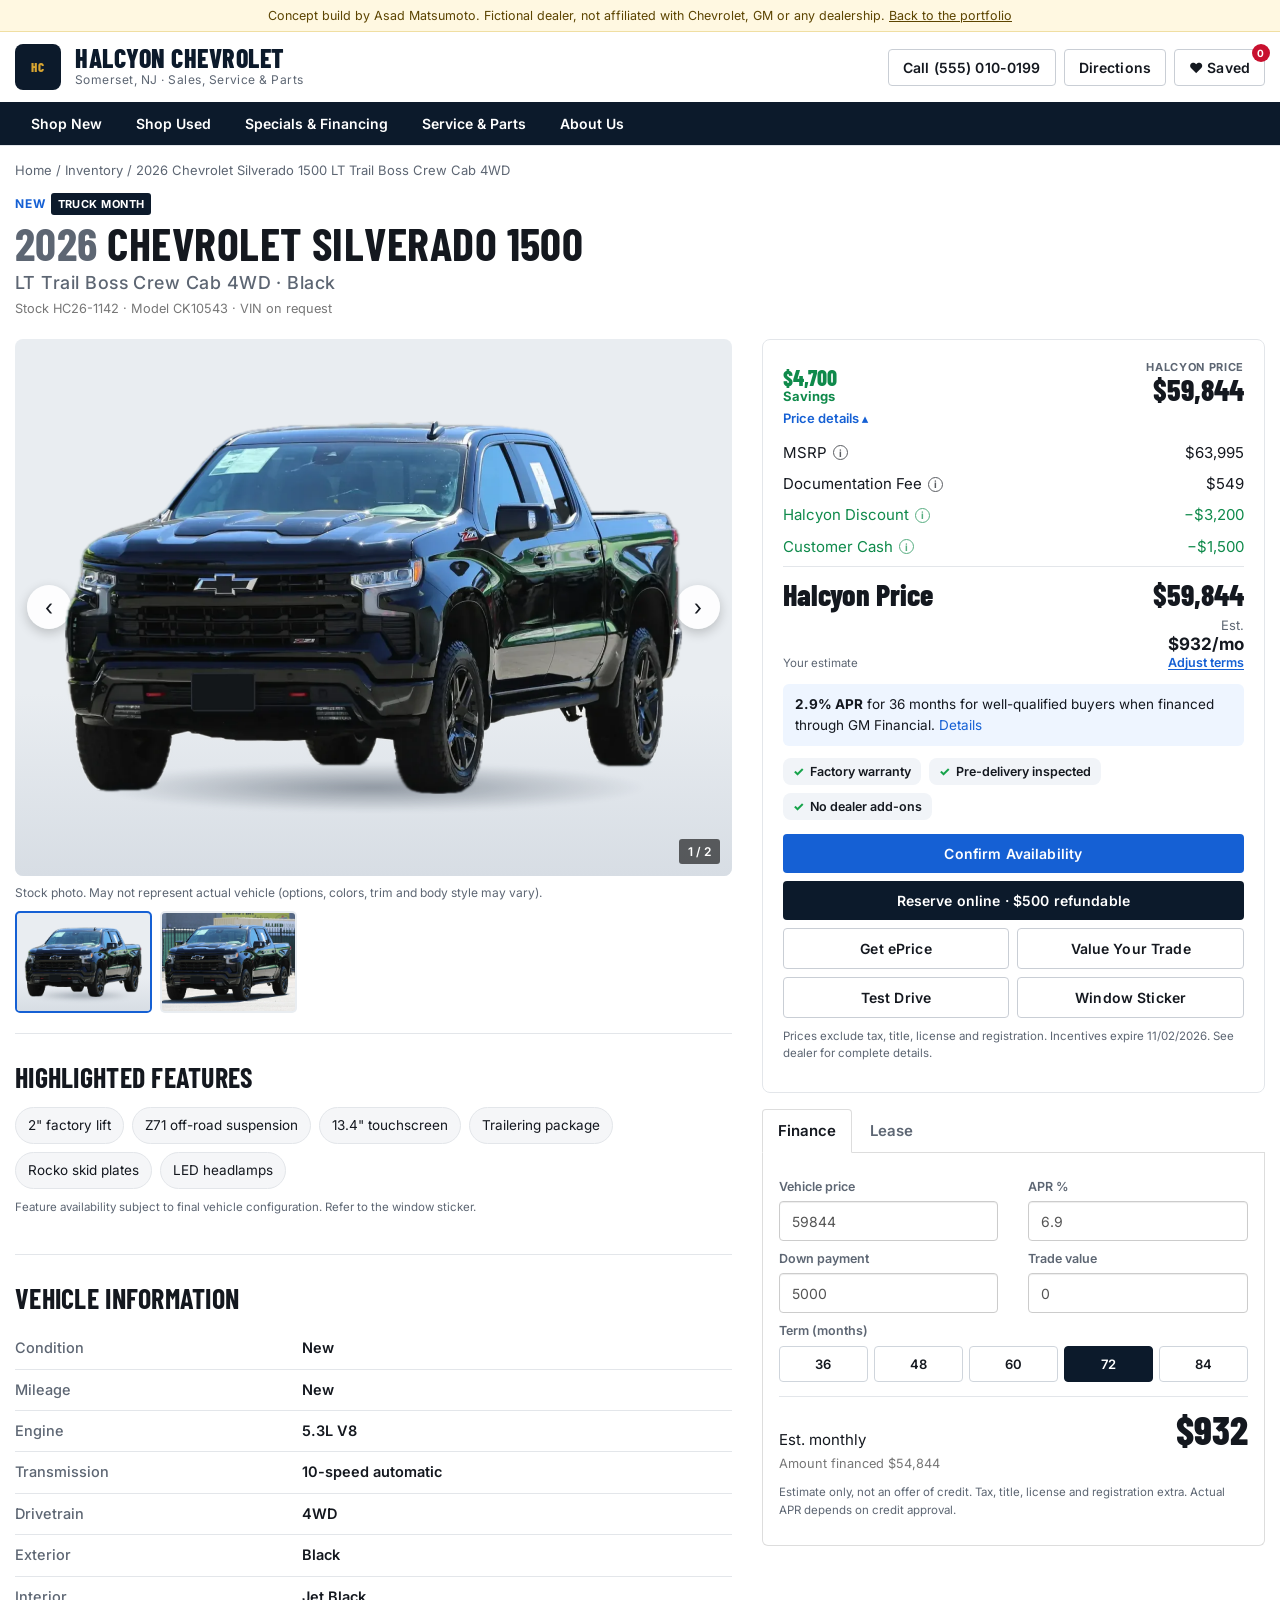
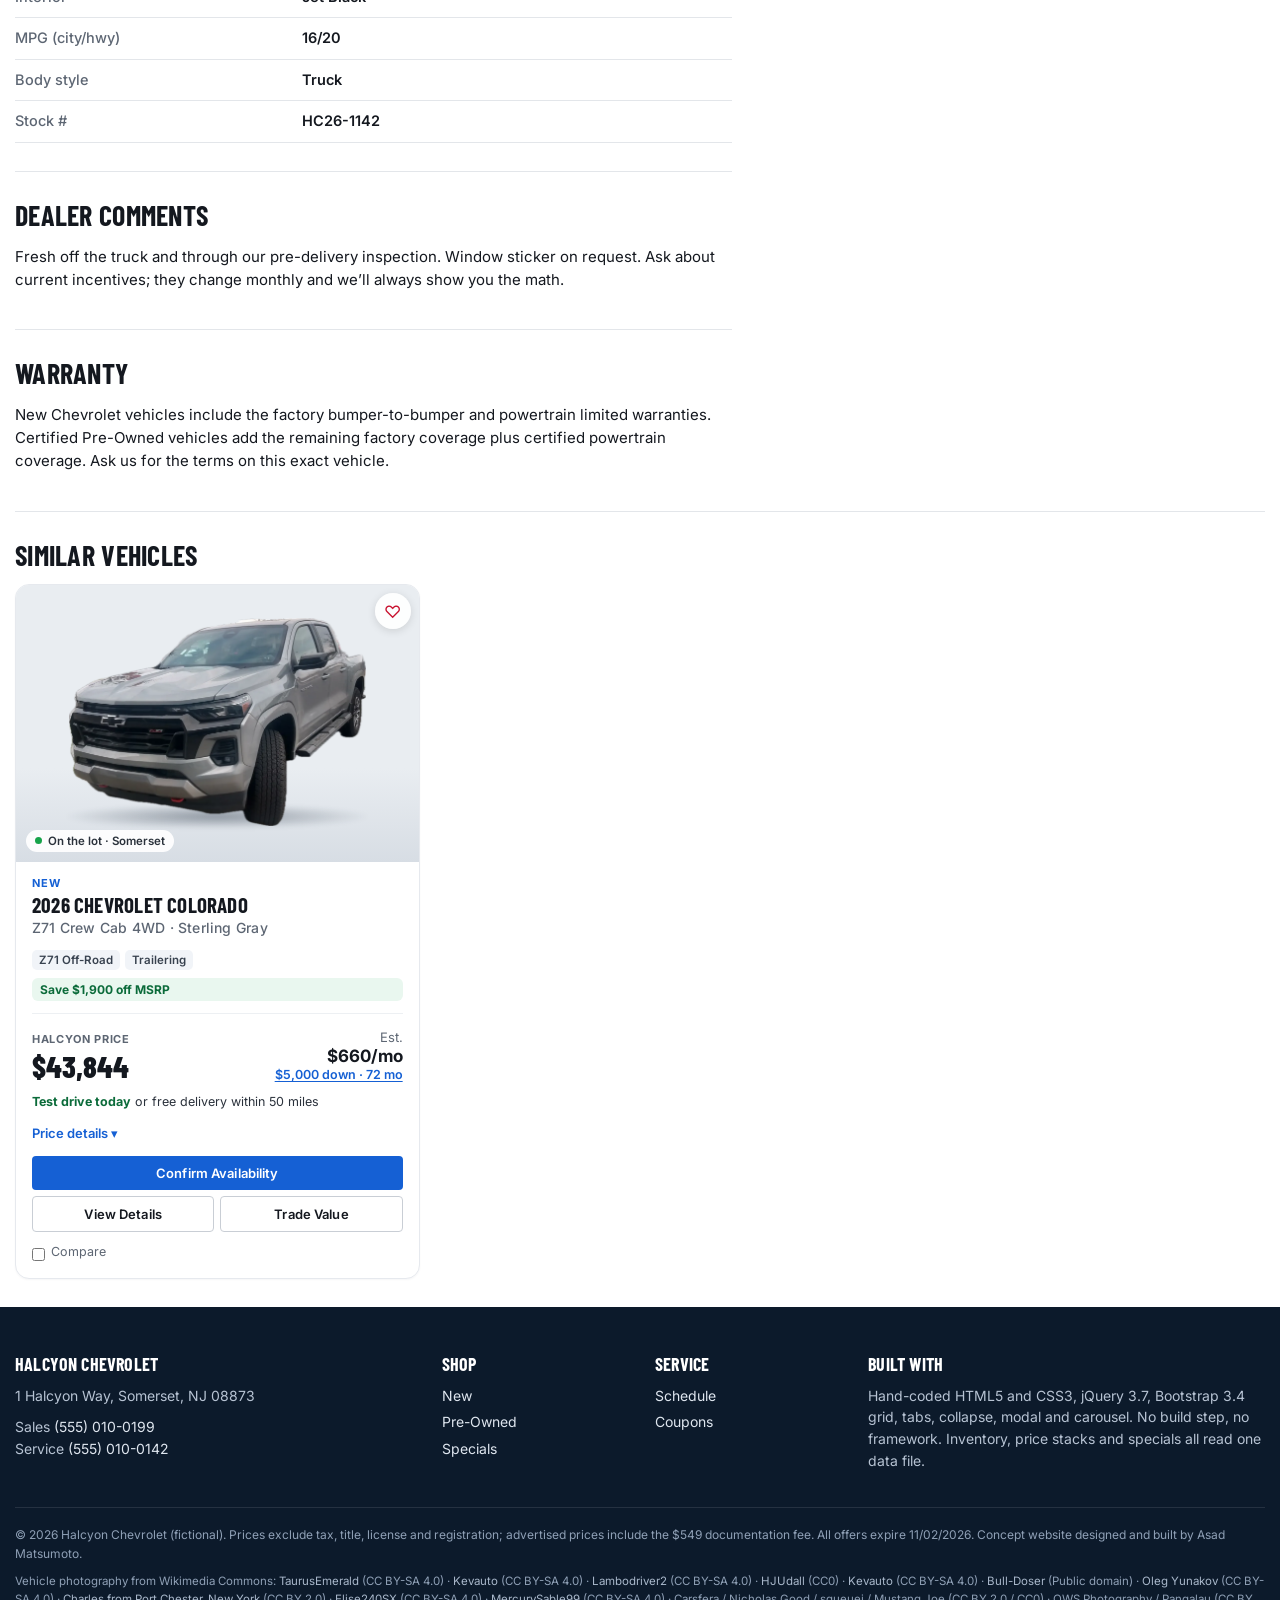
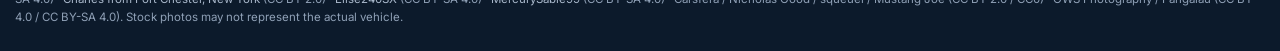
<file: dealer/vehicle.html>
<!doctype html>
<html lang="en">
<head>
<meta charset="utf-8">
<meta name="viewport" content="width=device-width,initial-scale=1">
<title>Vehicle Details · Halcyon Chevrolet (Concept)</title>
<meta name="description" content="Concept VDP: gallery, price stack with disclaimers, conditional offers, finance and lease calculators, lead forms.">
<link rel="preconnect" href="https://fonts.googleapis.com"><link rel="preconnect" href="https://fonts.gstatic.com" crossorigin>
<link href="https://fonts.googleapis.com/css2?family=Barlow+Condensed:wght@600;700;800&family=Inter:wght@400;500;600;700&display=swap" rel="stylesheet">
<link rel="stylesheet" href="https://cdnjs.cloudflare.com/ajax/libs/twitter-bootstrap/3.4.1/css/bootstrap.min.css">
<link rel="icon" href="data:image/svg+xml,%3Csvg xmlns=%22http://www.w3.org/2000/svg%22 viewBox=%220 0 32 32%22%3E%3Crect width=%2232%22 height=%2232%22 rx=%227%22 fill=%22%230c1a2b%22/%3E%3Ctext x=%2216%22 y=%2221%22 font-size=%2213%22 text-anchor=%22middle%22 fill=%22%23d8a531%22 font-family=%22Arial%22 font-weight=%22700%22%3EHC%3C/text%3E%3C/svg%3E">
<link rel="stylesheet" href="dealer.css">
</head>
<body data-page="vdp">
<main id="main">
<div class="container">
  <div class="crumbs"><a href="index.html">Home</a> / <a href="inventory.html">Inventory</a> / <span id="crumbV"></span></div>
  <div class="vdp-t"><span class="eyebrow" id="vCond"></span> <span id="vBadges"></span><h1 id="vTitle"></h1><div class="text-muted small" id="vIds"></div></div>
  <div class="row" style="margin-top:16px">
    <div class="col-md-7">
      <div class="gal" tabindex="0" aria-label="Photo gallery, use arrow keys"><div class="main"><img id="gMain" src="" alt=""><button class="nb p" type="button" aria-label="Previous photo">‹</button><button class="nb n" type="button" aria-label="Next photo">›</button><span class="cnt" id="gCnt"></span></div>
      <p class="note" id="gNote"></p><div class="thumbs" id="thumbs"></div></div>
      <div id="vLanding"></div>
      <section class="vdp-sec" style="margin-top:20px"><h2>Highlighted features</h2><div class="feats" id="vFeats"></div><p class="fine-print">Feature availability subject to final vehicle configuration. Refer to the window sticker.</p></section>
      <section class="vdp-sec"><h2>Vehicle information</h2><table class="spec-t"><tbody id="vSpec"></tbody></table></section>
      <section class="vdp-sec"><h2>Dealer comments</h2><p id="vComments"></p></section>
      <section class="vdp-sec"><h2>Warranty</h2><p>New Chevrolet vehicles include the factory bumper-to-bumper and powertrain limited warranties. Certified Pre-Owned vehicles add the remaining factory coverage plus certified powertrain coverage. Ask us for the terms on this exact vehicle.</p></section>
    </div>
    <div class="col-md-5"><div class="side"><div class="box">
      <div id="vStack"></div><div class="pay2" style="border-top:0;margin-top:4px;padding-top:0"><span class="fine-print" style="margin:0">Your estimate</span><div class="mo">Est. <b id="vMo"></b><button type="button" data-terms>Adjust terms</button></div></div><div class="fin" id="vFin"></div><div class="hist" id="vHist"></div>
      <div class="stack-btns"><button class="btn btn-cta btn-lg" data-lead="Confirm availability" data-stock-fill>Confirm Availability</button><button class="btn btn-dark" data-lead="Reserve it online ($500, fully refundable)" data-stock-fill>Reserve online · $500 refundable</button>
        <div class="row2"><button class="btn btn-line" data-lead="Get ePrice" data-stock-fill>Get ePrice</button><button class="btn btn-line" data-lead="Value your trade" data-stock-fill>Value Your Trade</button></div>
        <div class="row2"><button class="btn btn-line" data-lead="Schedule a test drive" data-stock-fill>Test Drive</button><button class="btn btn-line" data-lead="Request the window sticker" data-stock-fill>Window Sticker</button></div></div>
      <p class="fine-print">Prices exclude tax, title, license and registration. Incentives expire 11/02/2026. See dealer for complete details.</p></div>
      <div class="calc" id="calc"><ul class="nav nav-tabs" role="tablist"><li role="presentation" class="active"><a href="#calcFin" role="tab" data-toggle="tab" aria-controls="calcFin">Finance</a></li><li role="presentation"><a href="#calcLease" role="tab" data-toggle="tab" aria-controls="calcLease">Lease</a></li></ul>
        <div class="tab-content">
          <div role="tabpanel" class="tab-pane active" id="calcFin"><div class="row"><div class="col-xs-6"><label for="cPrice">Vehicle price</label><input class="form-control" id="cPrice" inputmode="numeric"></div><div class="col-xs-6"><label for="cApr">APR %</label><input class="form-control" id="cApr" inputmode="decimal" value="6.9"></div><div class="col-xs-6"><label for="cDown">Down payment</label><input class="form-control" id="cDown" inputmode="numeric" value="5000"></div><div class="col-xs-6"><label for="cTrade">Trade value</label><input class="form-control" id="cTrade" inputmode="numeric" value="0"></div></div>
            <label>Term (months)</label><div class="terms" role="group" aria-label="Term"><button type="button" data-m="36" aria-pressed="false">36</button><button type="button" data-m="48" aria-pressed="false">48</button><button type="button" data-m="60" aria-pressed="false">60</button><button type="button" data-m="72" aria-pressed="true">72</button><button type="button" data-m="84" aria-pressed="false">84</button></div>
            <div class="out"><span>Est. monthly<br><small class="text-muted">Amount financed <span id="cAmt"></span></small></span><b id="cOut" aria-live="polite"></b></div><p class="fine">Estimate only, not an offer of credit. Tax, title, license and registration extra. Actual APR depends on credit approval.</p></div>
          <div role="tabpanel" class="tab-pane" id="calcLease"><div class="row"><div class="col-xs-6"><label for="lTerm">Term</label><select class="form-control" id="lTerm"><option>24</option><option selected>36</option><option>39</option></select></div><div class="col-xs-6"><label for="lDown">Due at signing (cap reduction)</label><input class="form-control" id="lDown" inputmode="numeric" value="3000"></div><div class="col-xs-6"><label for="lRes">Residual %</label><input class="form-control" id="lRes" inputmode="numeric" value="58"></div><div class="col-xs-6"><label for="lMf">Money factor</label><input class="form-control" id="lMf" inputmode="decimal" value="0.00250"></div></div>
            <div class="out"><span>Est. monthly lease</span><b id="lOut" aria-live="polite"></b></div><p class="fine">Estimate before tax. Residual and money factor are set by the lender; 10k miles/yr assumed. Not an offer.</p></div>
        </div></div>
    </div></div>
  </div>
  <section class="vdp-sec"><h2>Similar vehicles</h2><div class="grid-cards" id="similar"></div></section>
</div>
</main>
<div class="mobar" aria-label="Price summary"><div><b></b><small></small></div><button class="btn btn-cta" data-lead="Confirm availability" data-stock-fill>Check availability</button></div>
<script src="https://cdnjs.cloudflare.com/ajax/libs/jquery/3.7.1/jquery.min.js"></script>
<script src="https://cdnjs.cloudflare.com/ajax/libs/twitter-bootstrap/3.4.1/js/bootstrap.min.js"></script>
<script src="inventory.js"></script>
<script src="dealer.js"></script>
</body>
</html>
</file>
<file: dealer/dealer.css>
/* Halcyon Chevrolet theme — sits on Bootstrap 3.4.1 the way a DealerOn theme sits on its base.
   Tokens first, then header, homepage, SRP, VDP, specials. */
:root{--navy:#0c1a2b;--navy2:#132841;--ink:#14181f;--mut:#5d6673;--line:#e3e6ea;--bg:#f5f6f8;--cta:#1560d4;--cta2:#0e4fb3;--gold:#d8a531;--ok:#0f8a4b;--red:#c8102e;--disp:'Barlow Condensed','Arial Narrow',sans-serif;--body:'Inter',system-ui,-apple-system,sans-serif}
html{font-size:16px}
body{font:400 15px/1.55 var(--body);color:var(--ink);background:#fff;-webkit-font-smoothing:antialiased}
a{color:var(--cta)}a:hover{color:var(--cta2)}
h1,h2,h3,h4{font-family:var(--disp);font-weight:700;letter-spacing:.01em;color:var(--ink)}
.container{max-width:1320px;width:100%}
.btn{border-radius:4px;font:600 14px var(--body);letter-spacing:.01em;padding:11px 18px;transition:background .15s,box-shadow .15s,transform .1s}
.btn:active{transform:translateY(1px)}
.btn-cta{background:var(--cta);color:#fff;border:0}.btn-cta:hover,.btn-cta:focus{background:var(--cta2);color:#fff}
.btn-line{background:#fff;color:var(--ink);border:1px solid #c9ced5}.btn-line:hover{border-color:var(--ink);color:var(--ink)}
.btn-dark{background:var(--navy);color:#fff;border:0}.btn-dark:hover{background:var(--navy2);color:#fff}
a:focus-visible,button:focus-visible,input:focus-visible,select:focus-visible,.btn:focus-visible{outline:3px solid #7fb0ff;outline-offset:2px}
.sr-only-focusable:focus{position:fixed;top:8px;left:8px;z-index:9999;background:#fff;padding:10px 14px}
.concept-ribbon{background:#fff8e1;color:#5c4400;font-size:12.5px;text-align:center;padding:6px 12px;border-bottom:1px solid #f0dfa3}
.concept-ribbon a{color:#5c4400;text-decoration:underline}

/* ---------- header ---------- */
.hdr{background:#fff;border-bottom:1px solid var(--line);position:sticky;top:0;z-index:1000}
.hdr .top{display:flex;align-items:center;justify-content:space-between;gap:16px;padding:12px 0}
.brand{display:flex;align-items:center;gap:14px;text-decoration:none!important}
.brand .oem{width:46px;height:46px;border-radius:8px;background:var(--navy);display:grid;place-items:center;color:var(--gold);font:800 13px var(--disp);letter-spacing:.06em}
.brand b{display:block;font:800 26px/1 var(--disp);color:var(--navy);letter-spacing:.02em;text-transform:uppercase}
.brand span{display:block;font-size:12px;color:var(--mut);letter-spacing:.04em}
.hdr .acts{display:flex;align-items:center;gap:8px}
.hdr .acts .btn{padding:9px 14px}
.hdr .acts .saved{position:relative}
.hdr .acts .saved i{position:absolute;top:-6px;right:-6px;background:var(--red);color:#fff;font:700 10px/18px var(--body);min-width:18px;height:18px;border-radius:9px;text-align:center;font-style:normal}
.mega{background:var(--navy)}
.mega ul{list-style:none;margin:0;padding:0;display:flex;gap:2px}
.mega>div>ul>li{position:relative}
.mega>div>ul>li>a{display:block;color:#fff;font:600 14px var(--body);padding:13px 16px;text-decoration:none}
.mega>div>ul>li>a:hover,.mega>div>ul>li.open>a,.mega>div>ul>li>a[aria-current]{background:var(--navy2);color:#fff}
.mega .dd{position:absolute;left:0;top:100%;min-width:250px;background:#fff;box-shadow:0 12px 30px rgba(12,26,43,.18);padding:10px 0;display:none;z-index:20;border-top:3px solid var(--gold)}
.mega li.open .dd{display:block}
.mega .dd a{display:block;padding:8px 18px;color:var(--ink);text-decoration:none}
.mega .dd a:hover{background:var(--bg)}
.navtog{display:none;background:none;border:0;font-size:24px;padding:6px 10px}
@media(max-width:900px){.hdr .acts .hide-sm{display:none}.navtog{display:block}.mega{display:none}.mega.show{display:block}.mega ul{flex-direction:column}.mega .dd{position:static;box-shadow:none;border:0;background:var(--navy2)}.mega .dd a{color:#fff}}
.strip{display:block;background:linear-gradient(90deg,#0c1a2b,#1f3b63);color:#fff;text-decoration:none!important;aspect-ratio:1650/138;max-height:110px;width:100%;position:relative;overflow:hidden}
.strip .in{position:absolute;inset:0;display:flex;align-items:center;justify-content:center;gap:2.4vw;padding:0 3vw}
.strip b{font:800 clamp(18px,2.4vw,34px)/1 var(--disp);text-transform:uppercase;letter-spacing:.02em;color:var(--gold)}
.strip span{font-size:clamp(12px,1.1vw,16px);color:#dfe6f0}
.strip em{font-style:normal;background:var(--gold);color:var(--navy);font:700 12px var(--body);padding:7px 12px;border-radius:3px;white-space:nowrap}
.strip:before{content:"";position:absolute;right:-6%;top:-60%;width:40%;height:220%;background:repeating-linear-gradient(115deg,rgba(255,255,255,.06) 0 14px,transparent 14px 28px)}
@media(max-width:700px){.strip{aspect-ratio:auto;padding:10px 0}.strip .in{position:static;flex-wrap:wrap;gap:6px 12px;text-align:center}}

/* ---------- hero carousel (Bootstrap 3 carousel, fade) ---------- */
.hero.carousel{background:#000}
.carousel-fade .carousel-inner .item{transition-property:opacity;transition-duration:.9s;opacity:0}
.carousel-fade .carousel-inner .active{opacity:1}
.carousel-fade .carousel-inner .active.left,.carousel-fade .carousel-inner .active.right{left:0;opacity:0;z-index:1}
.carousel-fade .carousel-inner .next.left,.carousel-fade .carousel-inner .prev.right{opacity:1}
.carousel-fade .carousel-control{z-index:2}
@media all and (transform-3d),(-webkit-transform-3d){.carousel-fade .carousel-inner>.item.next,.carousel-fade .carousel-inner>.item.active.right,.carousel-fade .carousel-inner>.item.prev,.carousel-fade .carousel-inner>.item.active.left,.carousel-fade .carousel-inner>.item.next.left,.carousel-fade .carousel-inner>.item.prev.right,.carousel-fade .carousel-inner>.item.active{transform:translate3d(0,0,0)}}
.slide{position:relative;aspect-ratio:1920/600;min-height:380px;overflow:hidden}
.slide img{position:absolute;inset:0;width:100%;height:100%;object-fit:cover}
.slide .scrim{position:absolute;inset:0;background:linear-gradient(90deg,rgba(6,14,24,.88) 0%,rgba(6,14,24,.55) 38%,transparent 66%)}
.slide .cap{position:absolute;left:0;right:0;top:50%;transform:translateY(-50%)}
.slide .cap .k{display:inline-block;background:var(--gold);color:var(--navy);font:700 12px var(--body);letter-spacing:.08em;text-transform:uppercase;padding:5px 9px;border-radius:2px}
.slide .cap h2{color:#fff;font:800 clamp(38px,4.8vw,76px)/.95 var(--disp);text-transform:uppercase;margin:14px 0 10px;max-width:640px}
.slide .cap p{color:#dbe3ee;font-size:clamp(14px,1.2vw,18px);max-width:500px;margin-bottom:20px}
.slide .cap .fine{font-size:11px;color:#9fb0c4;margin-top:14px;max-width:520px}
.hero .carousel-indicators li{width:30px;height:4px;border-radius:0;border:0;background:rgba(255,255,255,.4);margin:0 3px}
.hero .carousel-indicators .active{width:30px;height:4px;margin:0 3px;background:#fff}
.hero .carousel-control{width:6%;background:none!important;display:flex;align-items:center;justify-content:center;font-size:34px;opacity:.65}
.hero .pausebtn{position:absolute;right:16px;bottom:14px;z-index:5;background:rgba(0,0,0,.45);color:#fff;border:0;border-radius:3px;font:600 12px var(--body);padding:6px 10px}
@media(max-width:700px){.slide{aspect-ratio:auto;min-height:440px}.slide .scrim{background:linear-gradient(0deg,rgba(6,14,24,.92) 30%,rgba(6,14,24,.2) 80%)}.slide .cap{top:auto;bottom:40px;transform:none}}

/* ---------- quick search ---------- */
.qs{position:relative;z-index:5;margin-top:-56px}
.qs .box{background:#fff;border-radius:8px;box-shadow:0 14px 40px rgba(12,26,43,.16);padding:6px 22px 22px}
.qs .nav-tabs{border:0;margin-bottom:14px}
.qs .nav-tabs>li>a{border:0;border-bottom:3px solid transparent;border-radius:0;color:var(--mut);font:600 14px var(--body);padding:14px 4px;margin-right:22px}
.qs .nav-tabs>li.active>a,.qs .nav-tabs>li.active>a:hover,.qs .nav-tabs>li.active>a:focus{border:0;border-bottom:3px solid var(--cta);color:var(--ink);background:none}
.qs label{font-size:12px;color:var(--mut);font-weight:600;text-transform:uppercase;letter-spacing:.06em}
.qs .form-control{height:46px;border-radius:4px;border-color:#cfd5dc;box-shadow:none;font-size:15px}
.qs .cond{display:flex;border:1px solid #cfd5dc;border-radius:4px;overflow:hidden;height:46px}
.qs .cond button{flex:1;background:#fff;border:0;border-right:1px solid #cfd5dc;font:600 13px var(--body);color:var(--mut)}
.qs .cond button:last-child{border-right:0}
.qs .cond button[aria-pressed="true"]{background:var(--navy);color:#fff}
.qs .btn{height:46px;width:100%}
.qs .count{font-size:13px;color:var(--mut);margin-top:10px}
.qs .count b{color:var(--ink)}

/* ---------- section scaffolding ---------- */
.sec{padding:64px 0}
.sec.gray{background:var(--bg)}
.sec .hd{display:flex;align-items:flex-end;justify-content:space-between;gap:16px;margin-bottom:24px;flex-wrap:wrap}
.sec .hd h2{font-size:clamp(30px,3vw,42px);text-transform:uppercase;margin:0}
.sec .hd p{margin:6px 0 0;color:var(--mut)}
.eyebrow{font:700 12px var(--body);letter-spacing:.1em;text-transform:uppercase;color:var(--cta)}

/* specials tiles (600x400 designed graphics, real HTML text) */
.tile{display:block;position:relative;aspect-ratio:600/400;border-radius:8px;overflow:hidden;color:#fff;text-decoration:none!important;background:var(--navy);box-shadow:0 6px 18px rgba(12,26,43,.12);transition:transform .25s,box-shadow .25s}
.tile:hover{transform:translateY(-3px);box-shadow:0 14px 30px rgba(12,26,43,.2)}
.tile img{position:absolute;right:-8%;bottom:-6%;width:78%;height:78%;object-fit:cover;border-radius:6px 0 0 0;-webkit-mask-image:linear-gradient(90deg,transparent,#000 30%);mask-image:linear-gradient(90deg,transparent,#000 30%)}
.tile .t{position:absolute;inset:0;padding:22px;display:flex;flex-direction:column}
.tile .m{font:700 13px var(--body);letter-spacing:.06em;text-transform:uppercase;color:#cdd7e4}
.tile .big{font:800 clamp(38px,3.6vw,54px)/.9 var(--disp);margin-top:8px;color:#fff}
.tile .big small{font-size:.42em;font-weight:700;margin-left:2px}
.tile .sub{font:600 14px var(--body);color:var(--gold);margin-top:6px}
.tile .fine{margin-top:auto;font-size:10.5px;line-height:1.35;color:#aebbd0;max-width:62%}
.tile.t2{background:linear-gradient(135deg,#7a0d18,#2b0509)}
.tile.t3{background:linear-gradient(135deg,#0f3d2c,#06150f)}
.tile .exp{position:absolute;top:16px;right:16px;background:rgba(0,0,0,.35);font:600 11px var(--body);padding:5px 8px;border-radius:3px}

/* model bar */
.models{display:grid;grid-auto-flow:column;grid-auto-columns:minmax(220px,1fr);gap:14px;overflow-x:auto;scroll-snap-type:x mandatory;padding-bottom:10px}
.models a{scroll-snap-align:start;background:#fff;border:1px solid var(--line);border-radius:8px;padding:12px 12px 14px;text-decoration:none;color:var(--ink);transition:border-color .2s}
.models a:hover{border-color:var(--cta)}
.models .im{aspect-ratio:518/220;border-radius:5px;overflow:hidden;background:#e9edf1}
.models img{width:100%;height:100%;object-fit:cover}
.models b{display:block;font:700 20px var(--disp);text-transform:uppercase;margin-top:10px}
.models span{font-size:13px;color:var(--mut)}

/* service band 1920x450 */
.band{position:relative;min-height:300px;background:var(--navy);color:#fff;overflow:hidden;display:flex;align-items:center}
.band:after{content:"";position:absolute;inset:0;background:radial-gradient(60% 120% at 85% 50%,rgba(216,165,49,.25),transparent 60%),repeating-linear-gradient(135deg,rgba(255,255,255,.035) 0 2px,transparent 2px 12px)}
.band .container{position:relative;z-index:1;display:flex;align-items:center;justify-content:space-between;gap:30px;flex-wrap:wrap}
.band h2{color:#fff;font-size:clamp(34px,4vw,60px);text-transform:uppercase;line-height:.95;margin:6px 0}
.band h2 em{font-style:normal;color:var(--gold)}
.band p{color:#c9d4e2;max-width:520px}
.band .coupon{border:2px dashed rgba(216,165,49,.7);border-radius:8px;padding:20px 26px;text-align:center;min-width:260px}
.band .coupon b{display:block;font:800 64px/1 var(--disp);color:var(--gold)}

.value{display:grid;grid-template-columns:repeat(3,1fr);gap:16px}
.value a{display:flex;gap:16px;align-items:center;background:#fff;border:1px solid var(--line);border-radius:8px;padding:22px;text-decoration:none;color:var(--ink);transition:box-shadow .2s,border-color .2s}
.value a:hover{border-color:var(--cta);box-shadow:0 8px 20px rgba(21,96,212,.1)}
.value .ic{flex:0 0 52px;height:52px;border-radius:50%;background:#e8f0fd;display:grid;place-items:center;color:var(--cta);font:800 22px var(--disp)}
.value b{display:block;font:700 22px var(--disp);text-transform:uppercase}
.value span{font-size:14px;color:var(--mut)}
@media(max-width:900px){.value{grid-template-columns:1fr}}
.visit{display:grid;grid-template-columns:1fr 1fr 1.2fr;gap:28px}
.visit table{width:100%;font-size:14px}.visit td{padding:5px 0;border-bottom:1px solid var(--line)}.visit td:last-child{text-align:right}
.visit .map{border-radius:8px;min-height:240px;background:#dfe6ee;position:relative;overflow:hidden}
.visit .map svg{position:absolute;inset:0;width:100%;height:100%}
@media(max-width:900px){.visit{grid-template-columns:1fr}}

/* ---------- footer ---------- */
.ftr{background:var(--navy);color:#b7c3d3;padding:48px 0 24px;font-size:14px}
.ftr h4{color:#fff;font-size:18px;text-transform:uppercase;margin-top:0}
.ftr a{color:#dfe6ef}
.ftr ul{list-style:none;padding:0}.ftr li{margin:5px 0}
.ftr .legal{border-top:1px solid rgba(255,255,255,.1);margin-top:26px;padding-top:18px;font-size:12px;color:#8fa0b6}
.ftr .credits{font-size:11.5px;color:#8fa0b6;margin-top:10px}
.ftr .credits a{color:#a9b8cb}

/* ---------- SRP ---------- */
.crumbs{font-size:13px;color:var(--mut);padding:14px 0 0}.crumbs a{color:var(--mut)}
.srp-h{display:flex;justify-content:space-between;align-items:flex-end;gap:14px;flex-wrap:wrap;padding:8px 0 16px;border-bottom:1px solid var(--line);margin-bottom:18px}
.srp-h h1{font-size:clamp(30px,3vw,42px);text-transform:uppercase;margin:0}
.srp-h .ct{color:var(--mut)}.srp-h .ct b{color:var(--ink)}
.srp-tools{display:flex;gap:10px;align-items:center}
.srp-tools select{height:40px;border:1px solid #cfd5dc;border-radius:4px;padding:0 10px;font-size:14px;background:#fff}
.view-tog{display:flex;border:1px solid #cfd5dc;border-radius:4px;overflow:hidden}
.view-tog button{background:#fff;border:0;padding:0 12px;height:38px;font:600 13px var(--body);color:var(--mut)}
.view-tog button[aria-pressed="true"]{background:var(--navy);color:#fff}
.filters{position:sticky;top:130px;max-height:calc(100vh - 150px);overflow:auto;padding-right:6px}
.filters .grp{border-bottom:1px solid var(--line);padding:12px 0}
.filters .grp>button{display:flex;justify-content:space-between;width:100%;background:none;border:0;padding:4px 0;font:700 15px var(--body);color:var(--ink);text-align:left}
.filters .grp>button:after{content:"–";color:var(--mut)}.filters .grp>button.collapsed:after{content:"+"}
.filters label{display:flex;justify-content:space-between;align-items:center;font-weight:400;font-size:14px;margin:7px 0 0;cursor:pointer;color:#2a313b}
.filters label input{margin:0 8px 0 0}
.filters label span:first-child{display:flex;align-items:center}
.filters label .n{color:var(--mut);font-size:12px}
.filters label.zero{opacity:.45}
.filters .range{display:flex;gap:8px;margin-top:8px}.filters .range input{width:100%;height:36px;border:1px solid #cfd5dc;border-radius:4px;padding:0 8px;font-size:14px}
.pills{display:flex;flex-wrap:wrap;gap:6px;margin-bottom:14px;min-height:0}
.pills button{background:#e8f0fd;color:var(--cta2);border:0;border-radius:20px;font:600 12.5px var(--body);padding:6px 12px}
.pills button:after{content:" ×"}
.pills .clr{background:none;color:var(--mut);text-decoration:underline}.pills .clr:after{content:""}
.grid-cards{display:grid;grid-template-columns:repeat(3,1fr);gap:18px}
.grid-cards.list{grid-template-columns:1fr}
@media(max-width:1200px){.grid-cards{grid-template-columns:repeat(2,1fr)}}
@media(max-width:600px){.grid-cards{grid-template-columns:1fr}}
.vcard{position:relative;background:#fff;border:1px solid var(--line);border-radius:8px;overflow:hidden;display:flex;flex-direction:column;transition:box-shadow .2s}
.vcard:hover{box-shadow:0 10px 26px rgba(12,26,43,.1)}
.vcard .ph{position:relative;aspect-ratio:4/3;background:#e9edf1;display:block}
.vcard .ph img{width:100%;height:100%;object-fit:cover}
.vcard .ph .bdg{position:absolute;top:10px;left:10px;display:flex;gap:6px;flex-wrap:wrap}
.bdg span,.badge-x{background:var(--navy);color:#fff;font:700 11px var(--body);letter-spacing:.04em;text-transform:uppercase;padding:4px 7px;border-radius:3px}
.bdg .pd,.badge-x.pd{background:var(--red)}.bdg .tr,.badge-x.tr{background:#6b4fd3}.bdg .ev,.badge-x.ev{background:var(--ok)}
.vcard .fav{position:absolute;top:8px;right:8px;width:36px;height:36px;border-radius:50%;border:0;background:rgba(255,255,255,.92);font-size:17px;line-height:36px;color:var(--red)}
.vcard .bd{padding:14px 16px 16px;display:flex;flex-direction:column;flex:1}
.vcard .cnd{font:700 11px var(--body);letter-spacing:.08em;text-transform:uppercase;color:var(--cta)}
.vcard h3{font-size:22px;line-height:1.05;margin:4px 0 6px;text-transform:uppercase}
.vcard h3 a{color:var(--ink);text-decoration:none}
.vcard h3 small{display:block;font:500 14px var(--body);color:var(--mut);text-transform:none;margin-top:3px}
.vcard .ids{font-size:12px;color:var(--mut);display:flex;gap:12px;flex-wrap:wrap}
.vcard .sw{display:flex;align-items:center;gap:6px;font-size:12.5px;color:var(--mut);margin-top:6px}
.vcard .sw i{width:14px;height:14px;border-radius:50%;border:1px solid #c5ccd4;display:inline-block}
.ps{margin-top:12px;border-top:1px solid var(--line);padding-top:10px}
.ps .feat{display:flex;justify-content:space-between;align-items:flex-end;gap:8px}
.ps .feat .sv{color:var(--ok);font:700 13px var(--body)}
.ps .feat .sv b{display:block;font:800 22px/1 var(--disp)}
.ps .feat .pr{text-align:right;font:700 11px var(--body);letter-spacing:.06em;text-transform:uppercase;color:var(--mut)}
.ps .feat .pr b{display:block;font:800 30px/1 var(--disp);color:var(--ink);letter-spacing:0}
.ps .more{background:none;border:0;padding:6px 0 0;font:600 13px var(--body);color:var(--cta)}
.ps .more:after{content:" ▾"}.ps .more[aria-expanded="true"]:after{content:" ▴"}
.ps ul{list-style:none;padding:8px 0 0;margin:0;font-size:14px}
.ps li{display:flex;justify-content:space-between;padding:4px 0}
.ps li.s{color:var(--ok)}
.ps li.tot{border-top:1px solid var(--line);margin-top:4px;padding-top:8px;font-weight:700}
.ps .dz{background:none;border:0;padding:0;color:inherit;font:inherit;text-align:left;cursor:pointer}
.ps .dz:after{content:"i";display:inline-grid;place-items:center;width:15px;height:15px;border-radius:50%;border:1px solid currentColor;font:700 10px var(--body);margin-left:6px;opacity:.7;vertical-align:1px}
.ps .cond{font-size:12.5px;color:var(--mut);margin-top:6px}
.vcard .ctas{display:grid;grid-template-columns:1fr 1fr;gap:6px;margin-top:12px}
.vcard .ctas .btn-cta{grid-column:1/-1}
.vcard .ctas .btn{padding:9px 8px;font-size:13px}
.vcard .cmp{font-size:12.5px;color:var(--mut);margin:10px 0 0;display:flex;align-items:center;gap:6px;font-weight:400}
.grid-cards.list .vcard{flex-direction:row}
.grid-cards.list .vcard .ph{flex:0 0 38%;aspect-ratio:auto;min-height:260px}
@media(max-width:700px){.grid-cards.list .vcard{flex-direction:column}}
.promo-card{border-radius:8px;background:linear-gradient(160deg,var(--navy),#1f3b63);color:#fff;padding:26px;display:flex;flex-direction:column;justify-content:center;gap:10px}
.promo-card h3{color:#fff;font-size:34px;text-transform:uppercase;line-height:.95;margin:0}
.promo-card p{color:#c9d4e2;margin:0}
.empty{grid-column:1/-1;text-align:center;padding:60px 20px;border:1px dashed #cfd5dc;border-radius:8px;color:var(--mut)}
.mobfil{display:none}
@media(max-width:991px){.filters{position:static;max-height:none;display:none}.filters.show{display:block}.mobfil{display:inline-block}}

/* ---------- VDP ---------- */
.vdp-t{padding:10px 0 4px}
.vdp-t h1{font-size:clamp(32px,3.6vw,52px);line-height:1;margin:6px 0;text-transform:uppercase}
.vdp-t h1 .y{color:var(--mut)}.vdp-t h1 .tr{display:block;font:500 clamp(16px,1.4vw,20px) var(--body);text-transform:none;color:var(--mut);margin-top:6px}
.gal{position:relative}
.gal .main{position:relative;aspect-ratio:4/3;background:#e9edf1;border-radius:8px;overflow:hidden}
.gal .main img{width:100%;height:100%;object-fit:cover}
.gal .nb{position:absolute;top:50%;transform:translateY(-50%);width:44px;height:44px;border-radius:50%;border:0;background:rgba(255,255,255,.9);font-size:22px;box-shadow:0 4px 12px rgba(0,0,0,.2)}
.gal .nb.p{left:12px}.gal .nb.n{right:12px}
.gal .cnt{position:absolute;bottom:12px;right:12px;background:rgba(0,0,0,.6);color:#fff;font:600 12px var(--body);padding:5px 9px;border-radius:3px}
.gal .note{font-size:12px;color:var(--mut);margin:8px 0}
.thumbs{display:grid;grid-template-columns:repeat(5,1fr);gap:8px}
.thumbs button{padding:0;border:2px solid transparent;border-radius:5px;overflow:hidden;aspect-ratio:4/3;background:#e9edf1}
.thumbs button[aria-current="true"]{border-color:var(--cta)}
.thumbs img{width:100%;height:100%;object-fit:cover}
.side{position:sticky;top:130px}
.side .box{border:1px solid var(--line);border-radius:8px;padding:20px}
.side .ps{border:0;margin:0;padding:0}
.side .ps ul{font-size:15px}
.side .ps li.tot{font:800 30px/1 var(--disp);padding-top:12px}
.side .fin{background:#eef5ff;border-radius:6px;padding:10px 12px;font-size:13.5px;margin-top:12px}
.side .stack-btns{display:grid;gap:8px;margin-top:14px}
.side .stack-btns .row2{display:grid;grid-template-columns:1fr 1fr;gap:8px}
.calc{margin-top:16px}
.calc .nav-tabs>li>a{font-weight:600;color:var(--mut)}
.calc .nav-tabs>li.active>a{color:var(--ink)}
.calc .tab-content{border:1px solid #ddd;border-top:0;padding:16px;border-radius:0 0 6px 6px}
.calc label{font-size:12.5px;color:var(--mut);font-weight:600;margin-top:8px}
.calc .form-control{height:40px}
.calc .terms{display:flex;gap:6px}.calc .terms button{flex:1;height:36px;background:#fff;border:1px solid #cfd5dc;border-radius:4px;font:600 13px var(--body)}
.calc .terms button[aria-pressed="true"]{background:var(--navy);color:#fff;border-color:var(--navy)}
.calc .out{display:flex;justify-content:space-between;align-items:baseline;border-top:1px solid var(--line);margin-top:14px;padding-top:12px}
.calc .out b{font:800 40px/1 var(--disp)}
.calc .fine,.fine-print{font-size:11.5px;color:var(--mut);line-height:1.5;margin-top:10px}
.feats{display:flex;flex-wrap:wrap;gap:8px}.feats span{background:var(--bg);border:1px solid var(--line);border-radius:20px;padding:7px 12px;font-size:13.5px}
.spec-t{width:100%;font-size:14.5px}.spec-t th{width:40%;color:var(--mut);font-weight:500;padding:9px 0;border-bottom:1px solid var(--line)}.spec-t td{padding:9px 0;border-bottom:1px solid var(--line);font-weight:600}
.vdp-sec{padding:28px 0;border-top:1px solid var(--line)}
.vdp-sec h2{font-size:28px;text-transform:uppercase;margin:0 0 14px}
.landing-link{display:flex;align-items:center;justify-content:space-between;gap:16px;background:var(--navy);color:#fff;border-radius:8px;padding:18px 20px;text-decoration:none!important;margin-top:14px}
.landing-link:hover{background:var(--navy2);color:#fff}
.landing-link b{font:800 22px var(--disp);text-transform:uppercase;color:#fff}

/* ---------- specials ---------- */
.sp-tabs{display:flex;gap:6px;border-bottom:1px solid var(--line);margin-bottom:22px}
.sp-tabs button{background:none;border:0;border-bottom:3px solid transparent;padding:12px 14px;font:600 15px var(--body);color:var(--mut)}
.sp-tabs button[aria-selected="true"]{border-color:var(--cta);color:var(--ink)}
.offer{border:1px solid var(--line);border-radius:10px;overflow:hidden;display:grid;grid-template-columns:44% 1fr;background:#fff;margin-bottom:20px}
.offer .im{position:relative;background:linear-gradient(135deg,#0c1a2b,#203f68);min-height:300px}
.offer .im img{position:absolute;inset:0;width:100%;height:100%;object-fit:cover}
.offer .im .lab{position:absolute;top:14px;left:14px}
.offer .bd{padding:24px 26px;display:flex;flex-direction:column;gap:8px}
.offer h2{font-size:clamp(26px,2.4vw,36px);text-transform:uppercase;margin:0}
.offer .head{font:800 clamp(30px,3vw,44px)/1 var(--disp);color:var(--cta2)}
.offer .ex{font-size:13px;color:var(--mut)}
.offer .short{font-size:12.5px;color:#46505c}
.offer details{font-size:12px;color:var(--mut);background:var(--bg);border-radius:6px;padding:10px 12px}
.offer details summary{cursor:pointer;font-weight:600;color:var(--ink)}
.offer .acts{display:flex;gap:8px;flex-wrap:wrap;margin-top:6px}
@media(max-width:800px){.offer{grid-template-columns:1fr}.offer .im{min-height:220px}}
.coupon-t{border:2px dashed #cfd5dc;border-radius:10px;padding:24px;display:flex;justify-content:space-between;align-items:center;gap:20px;flex-wrap:wrap;margin-bottom:20px}
.coupon-t .v{font:800 56px/1 var(--disp);color:var(--red)}
.faq .panel{border-radius:6px!important;box-shadow:none;border-color:var(--line)}
.faq .panel-heading{background:#fff!important;padding:0}
.faq .panel-title a{display:block;padding:14px 16px;font:600 15px var(--body);color:var(--ink);text-decoration:none}
.faq .panel-title a:after{content:"+";float:right;color:var(--mut)}.faq .panel-title a[aria-expanded="true"]:after{content:"–"}

/* modals */
.modal-content{border-radius:8px;border:0}
.modal-header{border-bottom:1px solid var(--line)}
.modal-title{font:800 26px var(--disp);text-transform:uppercase}
.modal .form-control{height:42px}
.modal .consent{font-size:12px;color:var(--mut);font-weight:400;display:flex;gap:8px;align-items:flex-start;margin-top:10px}
.modal .ok{display:none;background:#e8f6ee;color:#0b5d33;border-radius:6px;padding:10px 12px;font-size:13.5px;margin-top:12px}
@media (prefers-reduced-motion:reduce){*{transition:none!important;animation:none!important;scroll-behavior:auto!important}}

/* =====================================================================
   v2 — benchmarked against Carvana, CarMax, AutoNation, Driveway, Hendrick (Oct 2026)
   studio stage for every car, payment-first cards, quick toggles, smart grid cards
   ===================================================================== */
:root{--r:14px;--stage:radial-gradient(120% 90% at 50% 20%,#ffffff 0%,#eef1f5 55%,#dfe4ea 100%)}
.studio{position:relative;background:var(--stage);overflow:hidden}
.studio:before{content:"";position:absolute;left:0;right:0;bottom:0;height:34%;background:linear-gradient(#e6eaef00,#d7dde4)}
.studio:after{content:"";position:absolute;left:12%;right:12%;bottom:12%;height:9%;border-radius:50%;background:radial-gradient(closest-side,rgba(12,26,43,.38),rgba(12,26,43,0));filter:blur(2px)}
.studio img.cut{position:relative;z-index:1;width:100%;height:100%;object-fit:contain;padding:8% 7% 9%;transition:transform .6s cubic-bezier(.2,.8,.2,1)}
.vcard:hover .studio img.cut{transform:translateX(2%) scale(1.035)}
/* card v2 */
.vcard{border-radius:var(--r);border-color:#e6e9ee;box-shadow:0 1px 2px rgba(12,26,43,.04)}
.vcard:hover{box-shadow:0 18px 40px rgba(12,26,43,.12);transform:translateY(-2px)}
.vcard{transition:box-shadow .25s,transform .25s}
.vcard .ph{aspect-ratio:16/11;border-radius:0}
.vcard .ph .bdg{z-index:2}
.vcard .ph .loc{position:absolute;left:10px;bottom:10px;z-index:2;background:rgba(255,255,255,.9);backdrop-filter:blur(6px);border-radius:20px;padding:4px 9px;font:600 11.5px var(--body);color:#2a313b}
.vcard .ph .loc:before{content:"";display:inline-block;width:7px;height:7px;border-radius:50%;background:#16a34a;margin-right:6px;vertical-align:1px}
.vcard .ph .loc.tr:before{background:#6b4fd3}
.vcard .fav{z-index:3;box-shadow:0 2px 8px rgba(0,0,0,.12)}
.vcard h3{font-size:21px}
.packs{display:flex;flex-wrap:wrap;gap:5px;margin-top:8px}
.packs span{background:#f1f4f8;border-radius:5px;padding:3px 7px;font:600 11.5px var(--body);color:#38424f}
.pay2{display:flex;justify-content:space-between;align-items:flex-end;gap:10px;margin-top:12px;padding-top:12px;border-top:1px solid #edf0f3}
.pay2 .big{font:800 31px/1 var(--disp);letter-spacing:0;color:var(--ink)}
.pay2 .big s{font:500 14px var(--body);color:var(--mut);margin-left:6px}
.pay2 .mo{text-align:right;font-size:13px;color:var(--mut);line-height:1.35}
.pay2 .mo b{display:block;font:700 17px var(--body);color:var(--ink)}
.pay2 .mo button{background:none;border:0;padding:0;color:var(--cta);font:600 12.5px var(--body);text-decoration:underline;text-underline-offset:2px}
.savechip{display:inline-flex;align-items:center;gap:6px;margin-top:8px;background:#e9f7ef;color:#0b6b3a;border-radius:6px;padding:4px 8px;font:700 12px var(--body)}
.deliver{font-size:12.5px;color:#2a313b;margin-top:8px}.deliver b{color:#0b6b3a}
/* quick toggles (Driveway-style) */
.quick{display:grid;gap:2px;margin-bottom:10px;padding-bottom:10px;border-bottom:1px solid var(--line)}
.quick label{display:flex;align-items:center;justify-content:space-between;gap:10px;padding:9px 2px;margin:0;font:600 14px var(--body);cursor:pointer}
.quick label span{display:flex;align-items:center;gap:10px}
.quick label i{width:28px;height:28px;border-radius:8px;background:#eef3fb;display:grid;place-items:center;font-style:normal;font-size:14px}
.sw-t{position:relative;width:38px;height:22px;flex:0 0 38px}
.sw-t input{position:absolute;opacity:0;inset:0;margin:0;cursor:pointer}
.sw-t b{position:absolute;inset:0;border-radius:11px;background:#cfd5dc;transition:background .2s}
.sw-t b:after{content:"";position:absolute;top:3px;left:3px;width:16px;height:16px;border-radius:50%;background:#fff;box-shadow:0 1px 3px rgba(0,0,0,.25);transition:transform .2s}
.sw-t input:checked+b{background:var(--cta)}.sw-t input:checked+b:after{transform:translateX(16px)}
.sw-t input:focus-visible+b{outline:3px solid #7fb0ff;outline-offset:2px}
/* smart grid cards */
.smart{border-radius:var(--r);border:1px solid #e6e9ee;background:#fff;padding:20px;display:flex;flex-direction:column;gap:8px}
.smart h3{font-size:24px;text-transform:uppercase;margin:0 0 4px}
.smart a.row-s{display:flex;align-items:center;gap:12px;padding:9px 10px;border:1px solid #edf0f3;border-radius:10px;color:var(--ink);text-decoration:none;transition:border-color .2s,background .2s}
.smart a.row-s:hover{border-color:var(--cta);background:#f6f9ff}
.smart a.row-s img{width:62px;height:40px;object-fit:contain}
.smart a.row-s b{display:block;font-size:14px}.smart a.row-s small{color:var(--mut)}
.smart a.row-s:after{content:"→";margin-left:auto;color:var(--cta)}
.promise{border-radius:var(--r);background:linear-gradient(160deg,#eaf6ef,#f7fbf8);border:1px solid #cfe9da;padding:24px;display:flex;flex-direction:column;gap:10px;justify-content:center}
.promise h3{font-size:28px;text-transform:uppercase;margin:0;color:#0b4d2c}
.promise ul{padding:0;margin:0;list-style:none;font-size:14px}.promise li{padding:4px 0}.promise li:before{content:"✓ ";color:#16a34a;font-weight:700}
.promo-card{border-radius:var(--r)}
/* terms modal */
.terms-m .seg2{display:flex;gap:6px}.terms-m .seg2 button{flex:1;height:40px;border:1px solid #cfd5dc;background:#fff;border-radius:6px;font:600 14px var(--body)}
.terms-m .seg2 button[aria-pressed="true"]{background:var(--navy);color:#fff;border-color:var(--navy)}
/* homepage v2 */
.counts{background:var(--navy);color:#fff}
.counts .container{display:grid;grid-template-columns:repeat(4,1fr);gap:0}
.counts a{display:block;text-align:center;padding:26px 10px;color:#fff;text-decoration:none;border-right:1px solid rgba(255,255,255,.08);transition:background .2s}
.counts a:last-child{border-right:0}.counts a:hover{background:var(--navy2)}
.counts b{display:block;font:800 44px/1 var(--disp);color:#fff}.counts span{font-size:13px;color:#b9c6d6;letter-spacing:.04em;text-transform:uppercase;font-weight:600}
@media(max-width:700px){.counts .container{grid-template-columns:repeat(2,1fr)}.counts b{font-size:34px}}
.life .tabs{display:flex;gap:6px;flex-wrap:wrap;justify-content:center;margin-bottom:22px}
.life .tabs button{border:1px solid #cfd5dc;background:#fff;border-radius:22px;padding:8px 16px;font:600 14px var(--body);color:#38424f}
.life .tabs button[aria-pressed="true"]{background:var(--navy);border-color:var(--navy);color:#fff}
.life .rail{display:grid;grid-auto-flow:column;grid-auto-columns:minmax(240px,1fr);gap:16px;overflow-x:auto;scroll-snap-type:x mandatory;padding:4px 2px 14px}
.life .rail a{scroll-snap-align:start;text-decoration:none;color:var(--ink);text-align:center}
.life .rail .studio{aspect-ratio:16/10;border-radius:var(--r)}
.life .rail b{display:block;font:800 22px var(--disp);text-transform:uppercase;margin-top:10px}
.life .rail span{font-size:13px;color:var(--mut)}
.cats{display:grid;grid-template-columns:repeat(4,1fr);gap:14px}
.cats a{position:relative;border-radius:var(--r);overflow:hidden;min-height:170px;padding:20px;color:#fff;text-decoration:none;display:flex;flex-direction:column;justify-content:flex-end;background:var(--navy)}
.cats a img{position:absolute;right:-12%;top:6%;width:84%;opacity:.95;transition:transform .5s}
.cats a:hover img{transform:translateX(-4%)}
.cats a b{position:relative;font:800 26px/1 var(--disp);text-transform:uppercase}.cats a span{position:relative;font-size:13px;color:#c9d4e2}
.cats a.c2{background:linear-gradient(135deg,#0f3d2c,#0a2219)}.cats a.c3{background:linear-gradient(135deg,#3a1f6e,#1a0f33)}.cats a.c4{background:linear-gradient(135deg,#7a0d18,#2b0509)}
@media(max-width:900px){.cats{grid-template-columns:repeat(2,1fr)}}
.slide.studio-hero{background:radial-gradient(90% 120% at 70% 40%,#26446f 0%,#0c1a2b 60%,#060d16 100%)}
.slide.studio-hero img.cut{position:absolute;inset:auto 4% 15% auto;height:80%;width:auto;max-width:60%;object-fit:contain;filter:drop-shadow(0 34px 30px rgba(0,0,0,.6))}
.slide.studio-hero:after{content:"";position:absolute;right:8%;bottom:13%;width:48%;height:7%;border-radius:50%;background:radial-gradient(closest-side,rgba(0,0,0,.6),transparent);z-index:0}
.slide.studio-hero .scrim{background:linear-gradient(90deg,rgba(6,14,24,.75),transparent 55%)}
@media(max-width:700px){.slide.studio-hero img.cut{height:auto;width:92%;max-width:92%;inset:6% 4% auto auto}}
/* VDP v2 */
.gal .main.studio{aspect-ratio:4/3}
.gal .main.studio img.cut{padding:7%}
.hist{display:flex;flex-wrap:wrap;gap:8px;margin:12px 0 0}
.hist span{display:inline-flex;align-items:center;gap:6px;background:#f1f4f8;border-radius:8px;padding:6px 10px;font:600 12.5px var(--body)}
.hist span:before{content:"✓";color:#16a34a;font-weight:800}
.mobar{display:none}
@media(max-width:991px){.mobar{display:flex;position:fixed;left:0;right:0;bottom:0;z-index:950;background:#fff;border-top:1px solid var(--line);padding:10px 14px;gap:10px;align-items:center;box-shadow:0 -8px 24px rgba(12,26,43,.08)}.mobar div{flex:1;line-height:1.2}.mobar b{font:800 22px var(--disp)}.mobar small{display:block;color:var(--mut)}body[data-page="vdp"] .ftr{padding-bottom:90px}}
/* Bootstrap 3 .container clearfix pseudo-elements become grid items; remove them where .container is a grid */
.counts .container:before,.counts .container:after{display:none}
/* specials tiles: studio cutouts instead of street photos */
.tile img.cut{right:-5%;bottom:6%;width:58%;height:auto;object-fit:contain;-webkit-mask-image:none;mask-image:none;border-radius:0;filter:drop-shadow(0 18px 18px rgba(0,0,0,.45));transition:transform .5s cubic-bezier(.2,.8,.2,1)}
.tile:hover img.cut{transform:translateX(-3%) scale(1.03)}
.tile .fine{max-width:50%}
@media(max-width:560px){.brand b{font-size:21px}.brand>span>span{display:none}.brand .oem{width:40px;height:40px}}
</file>
